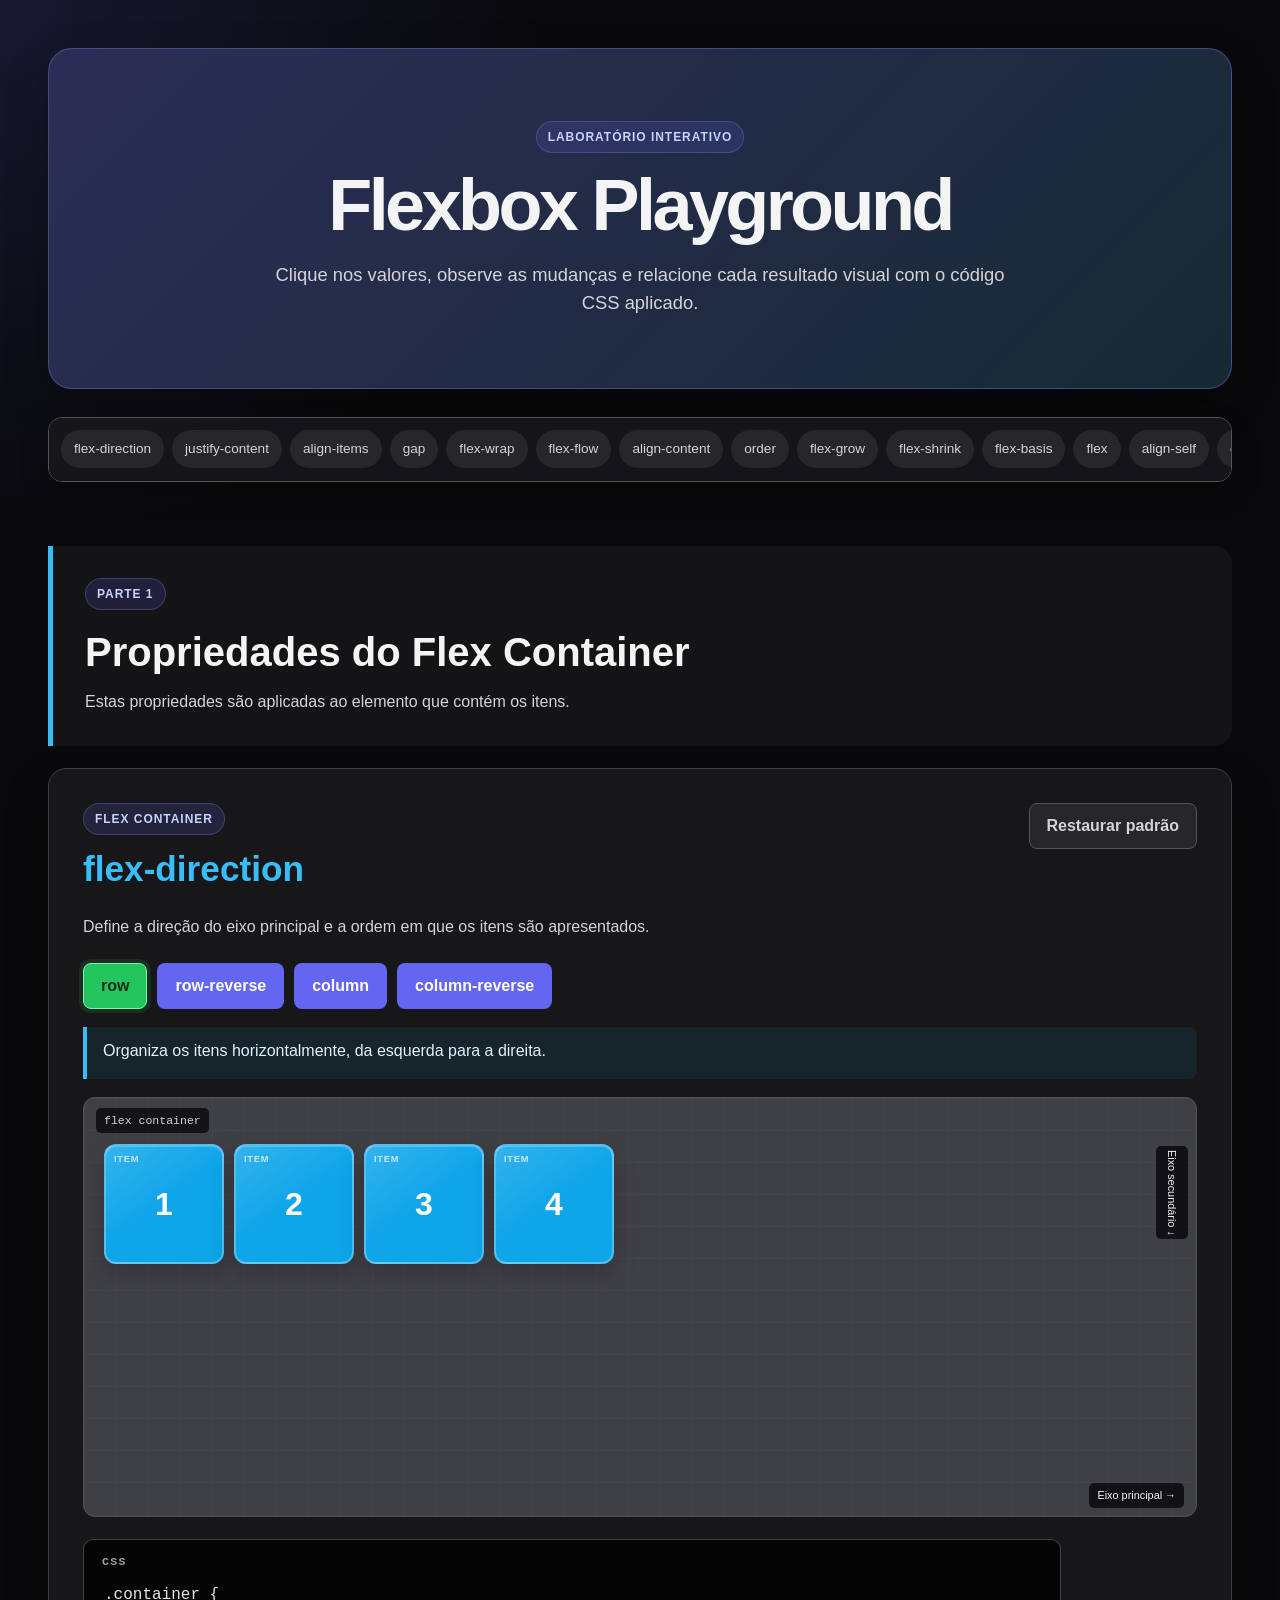
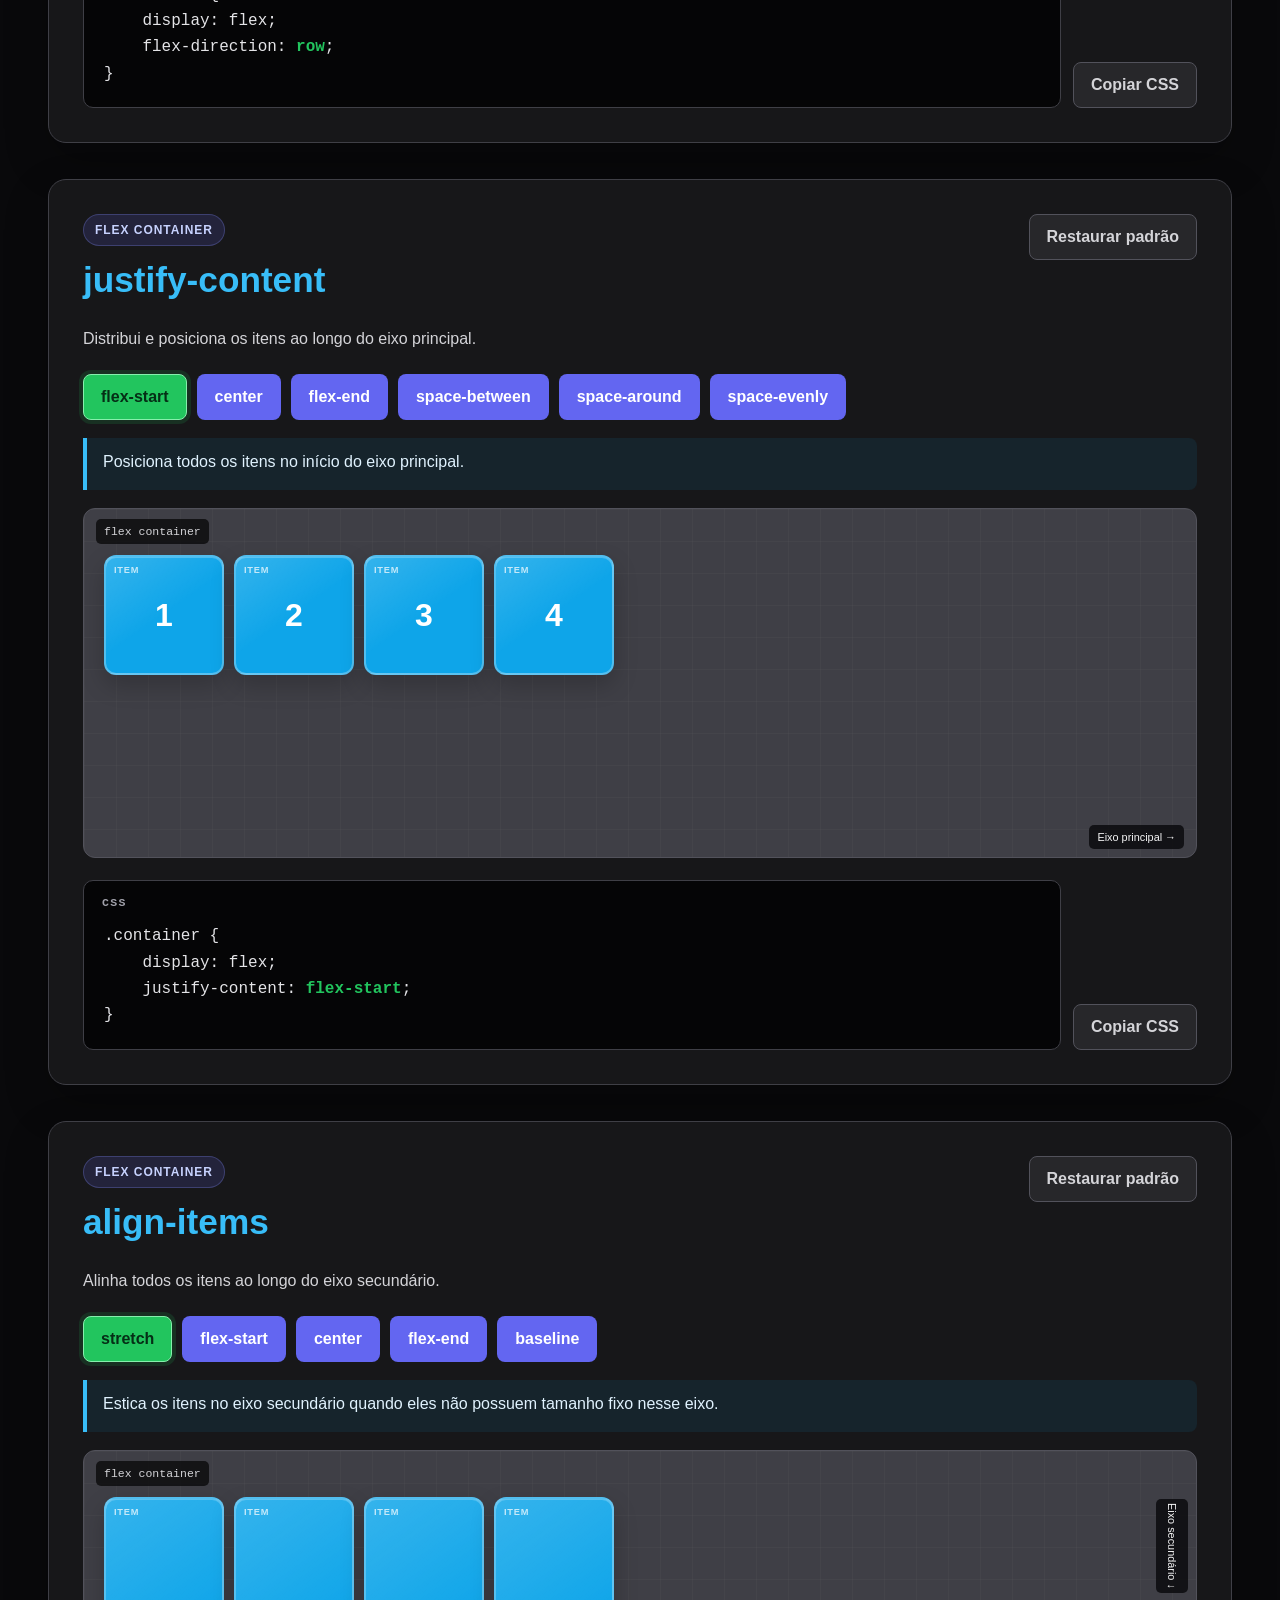
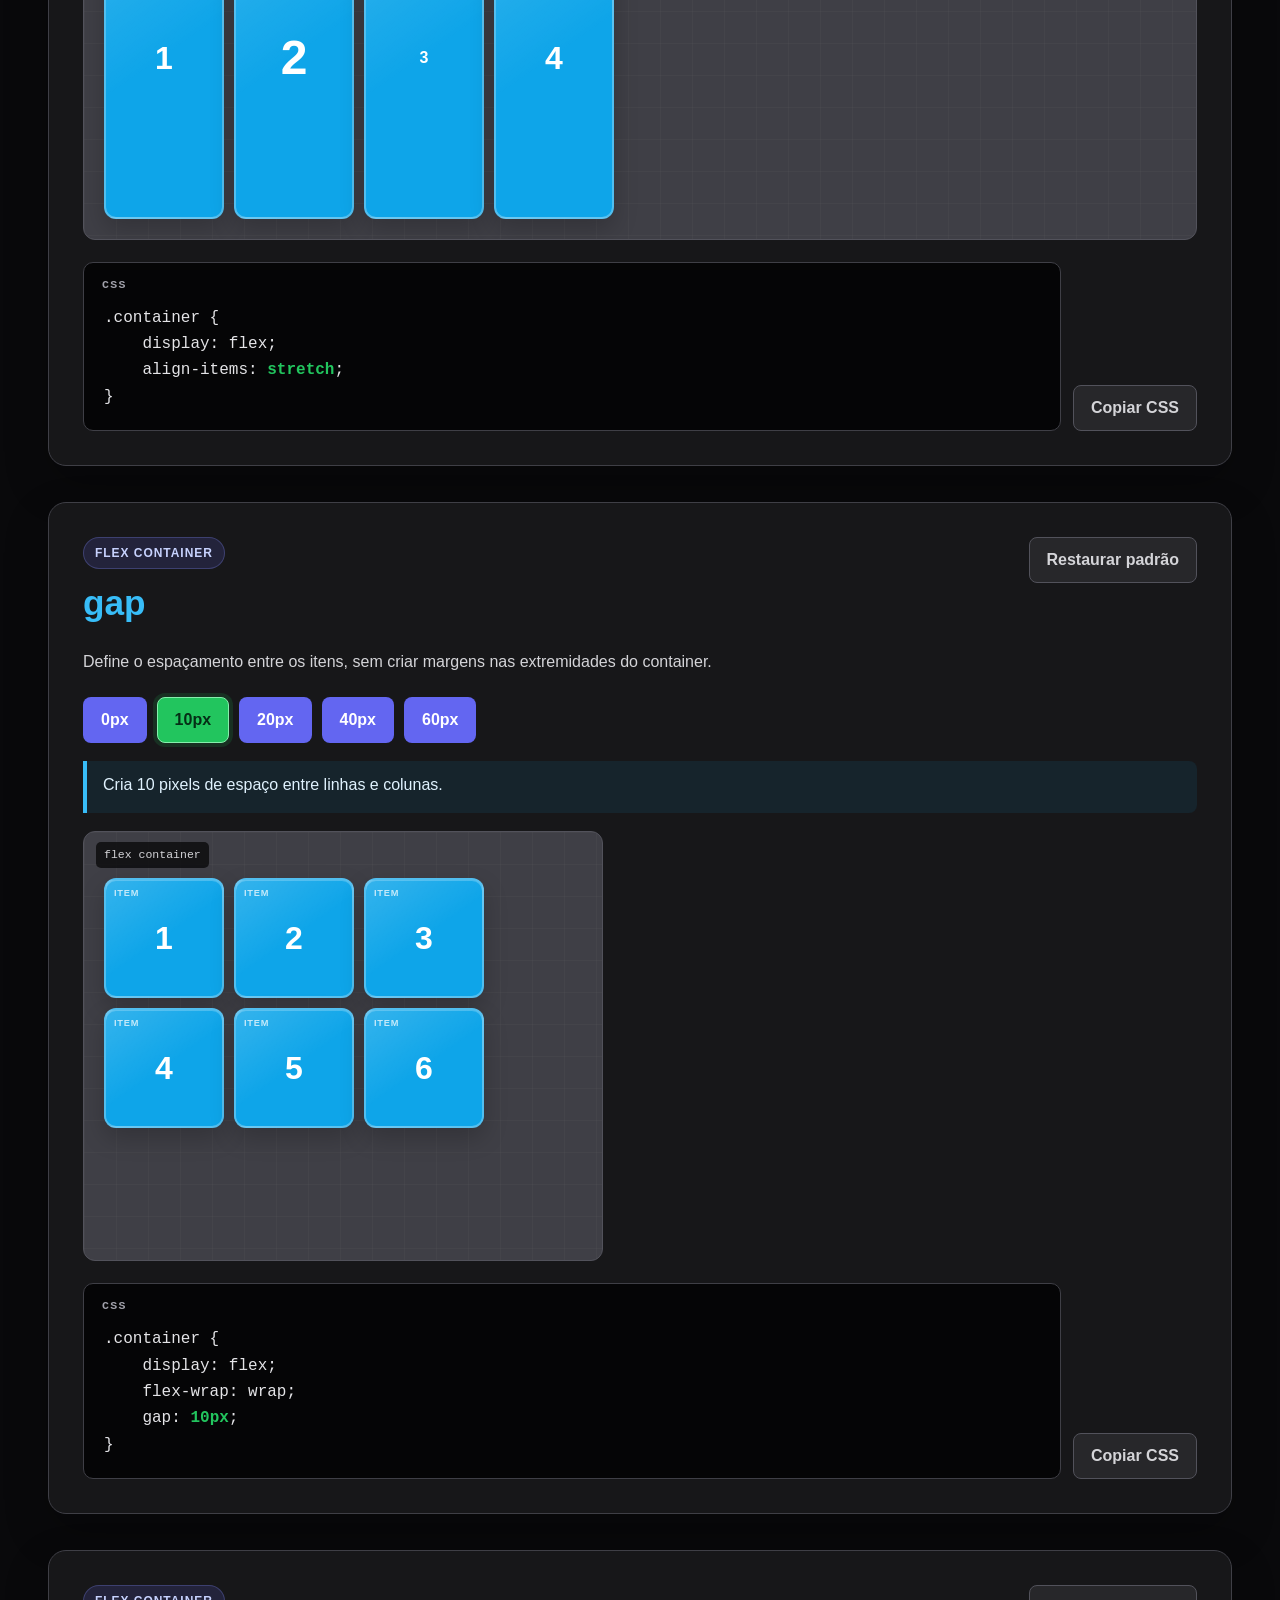
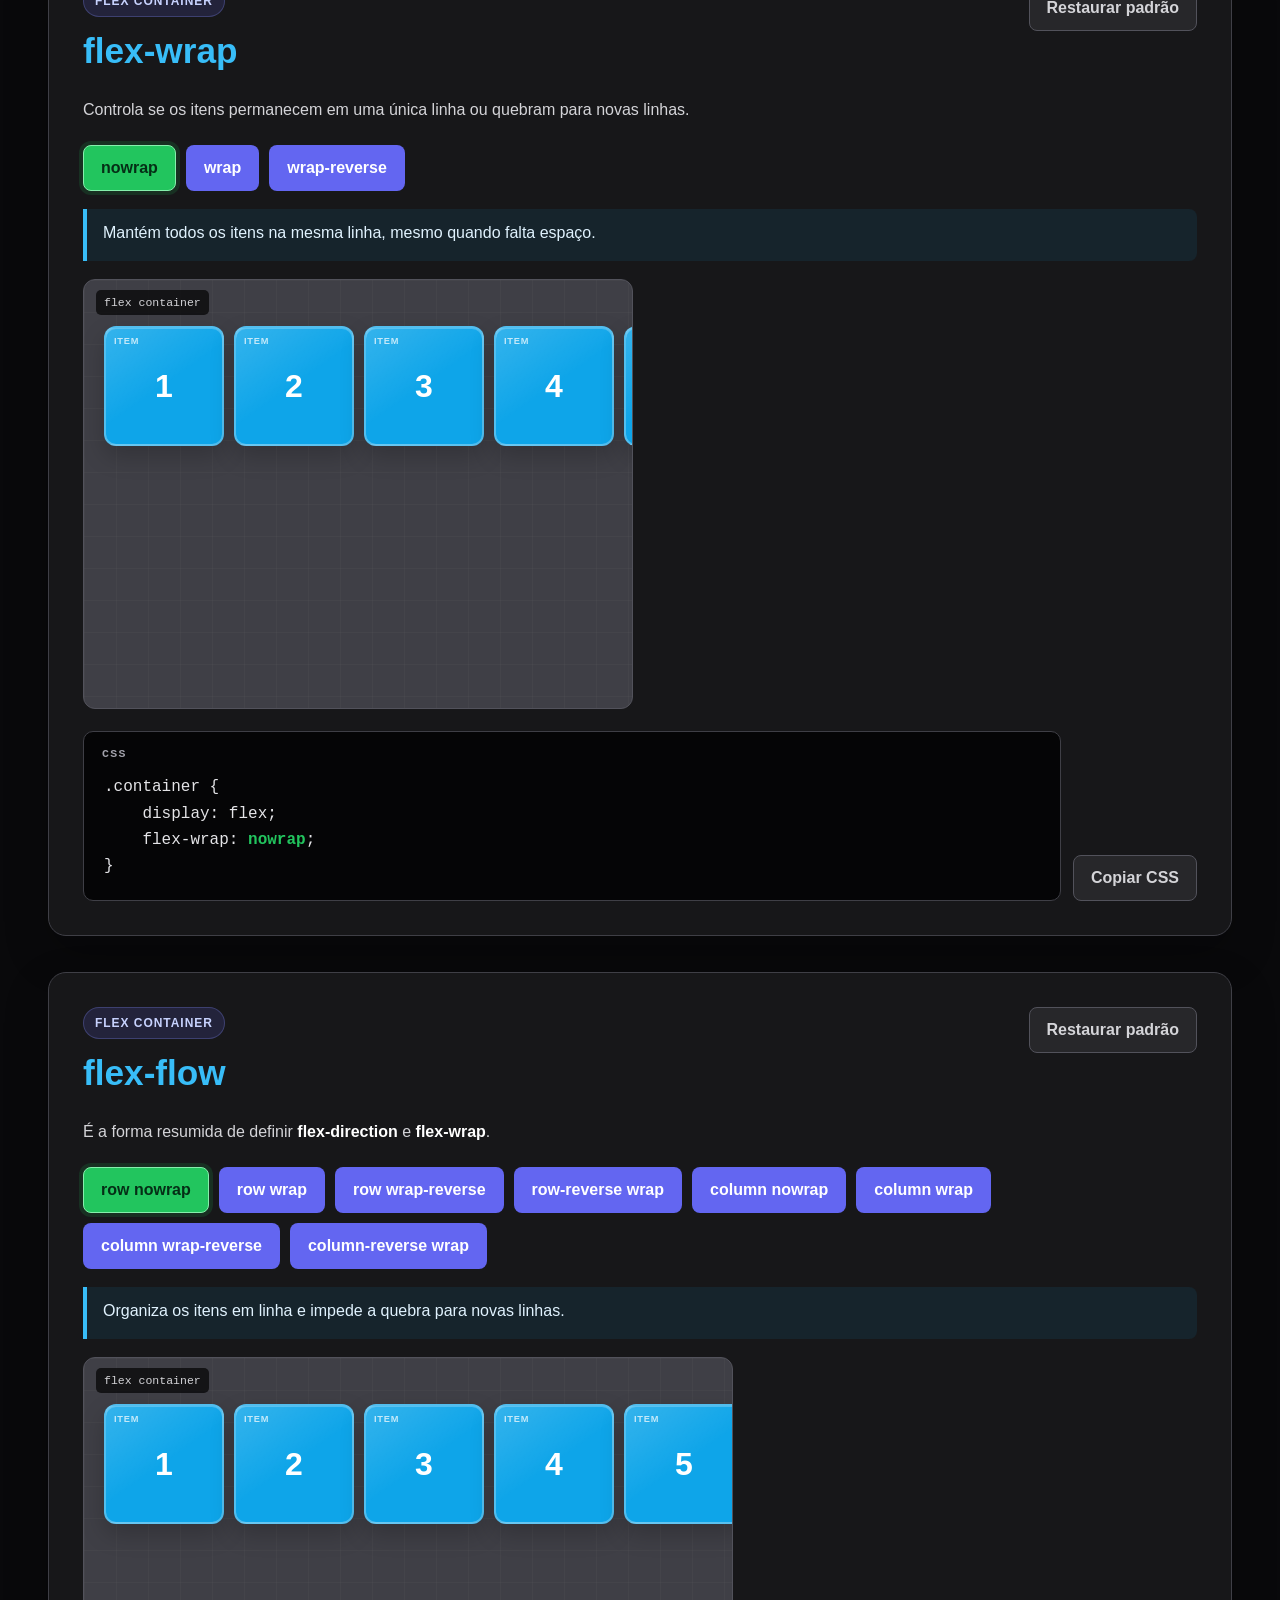
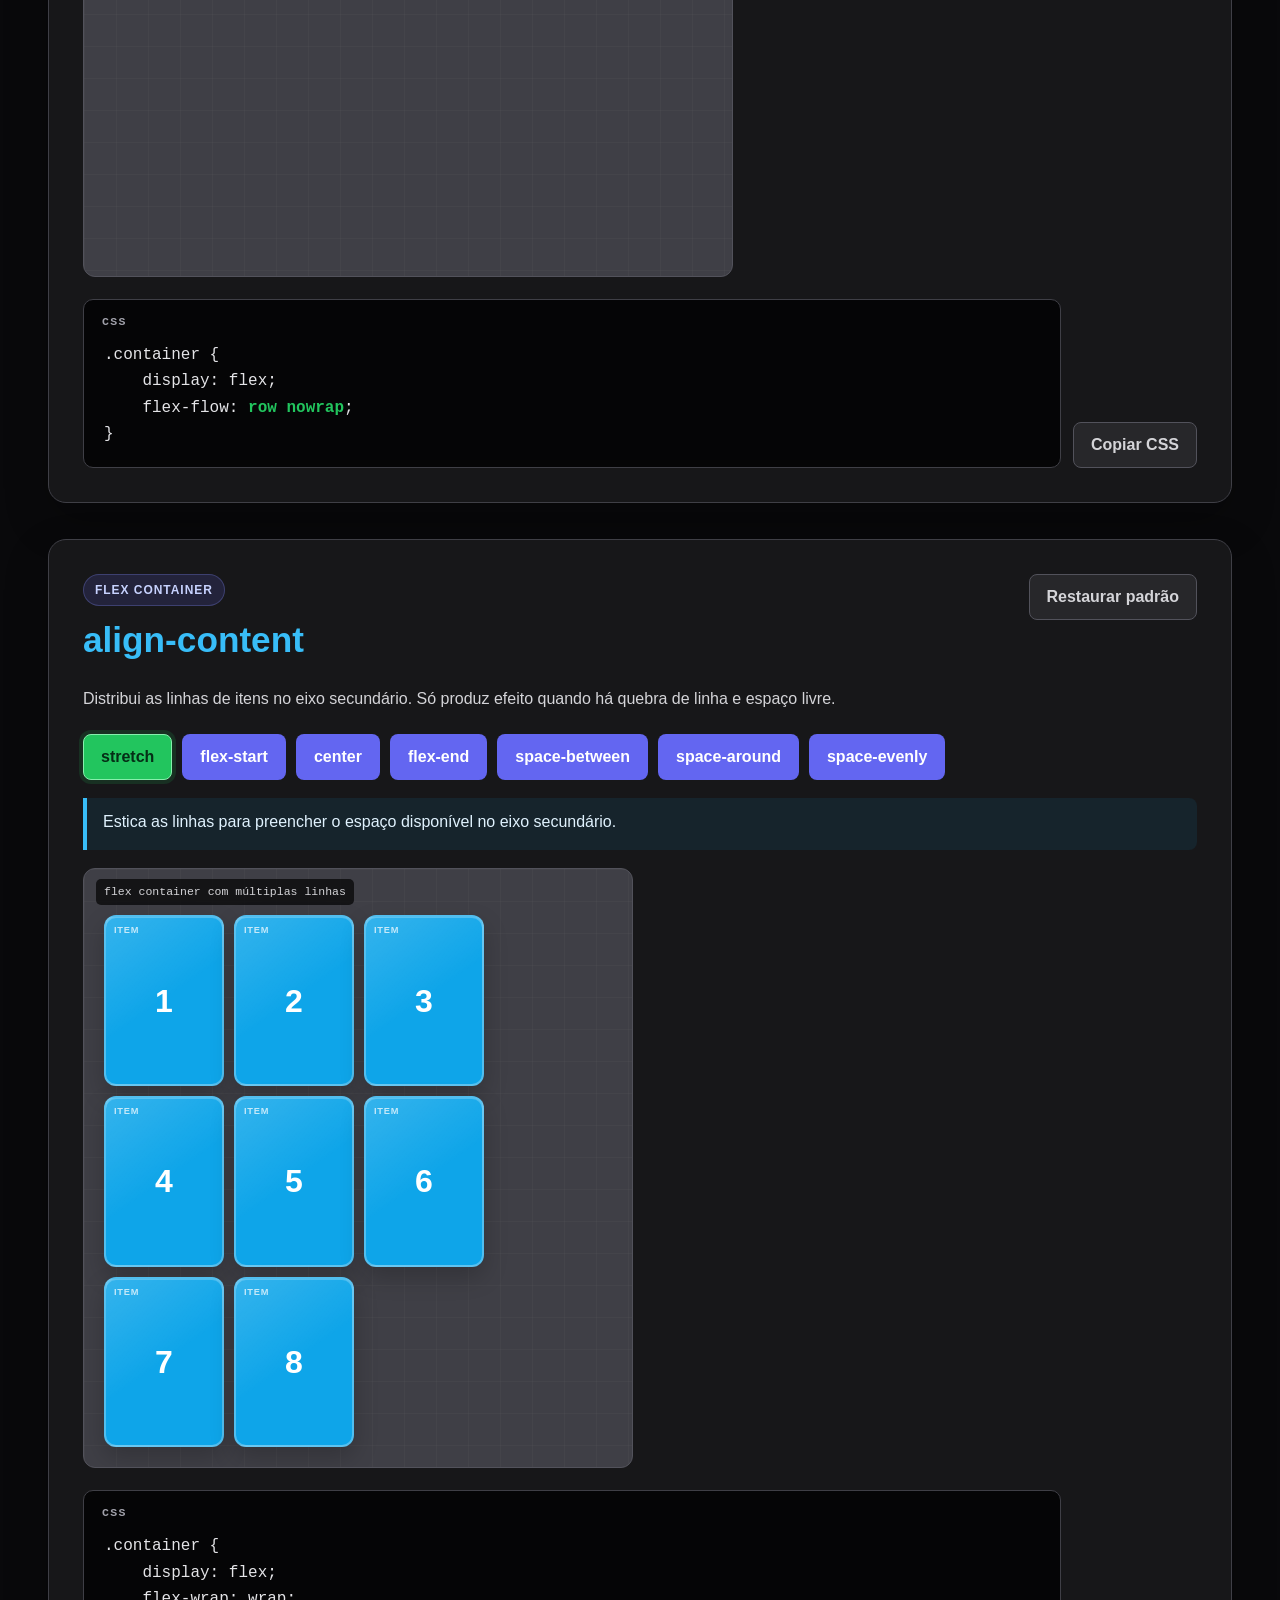
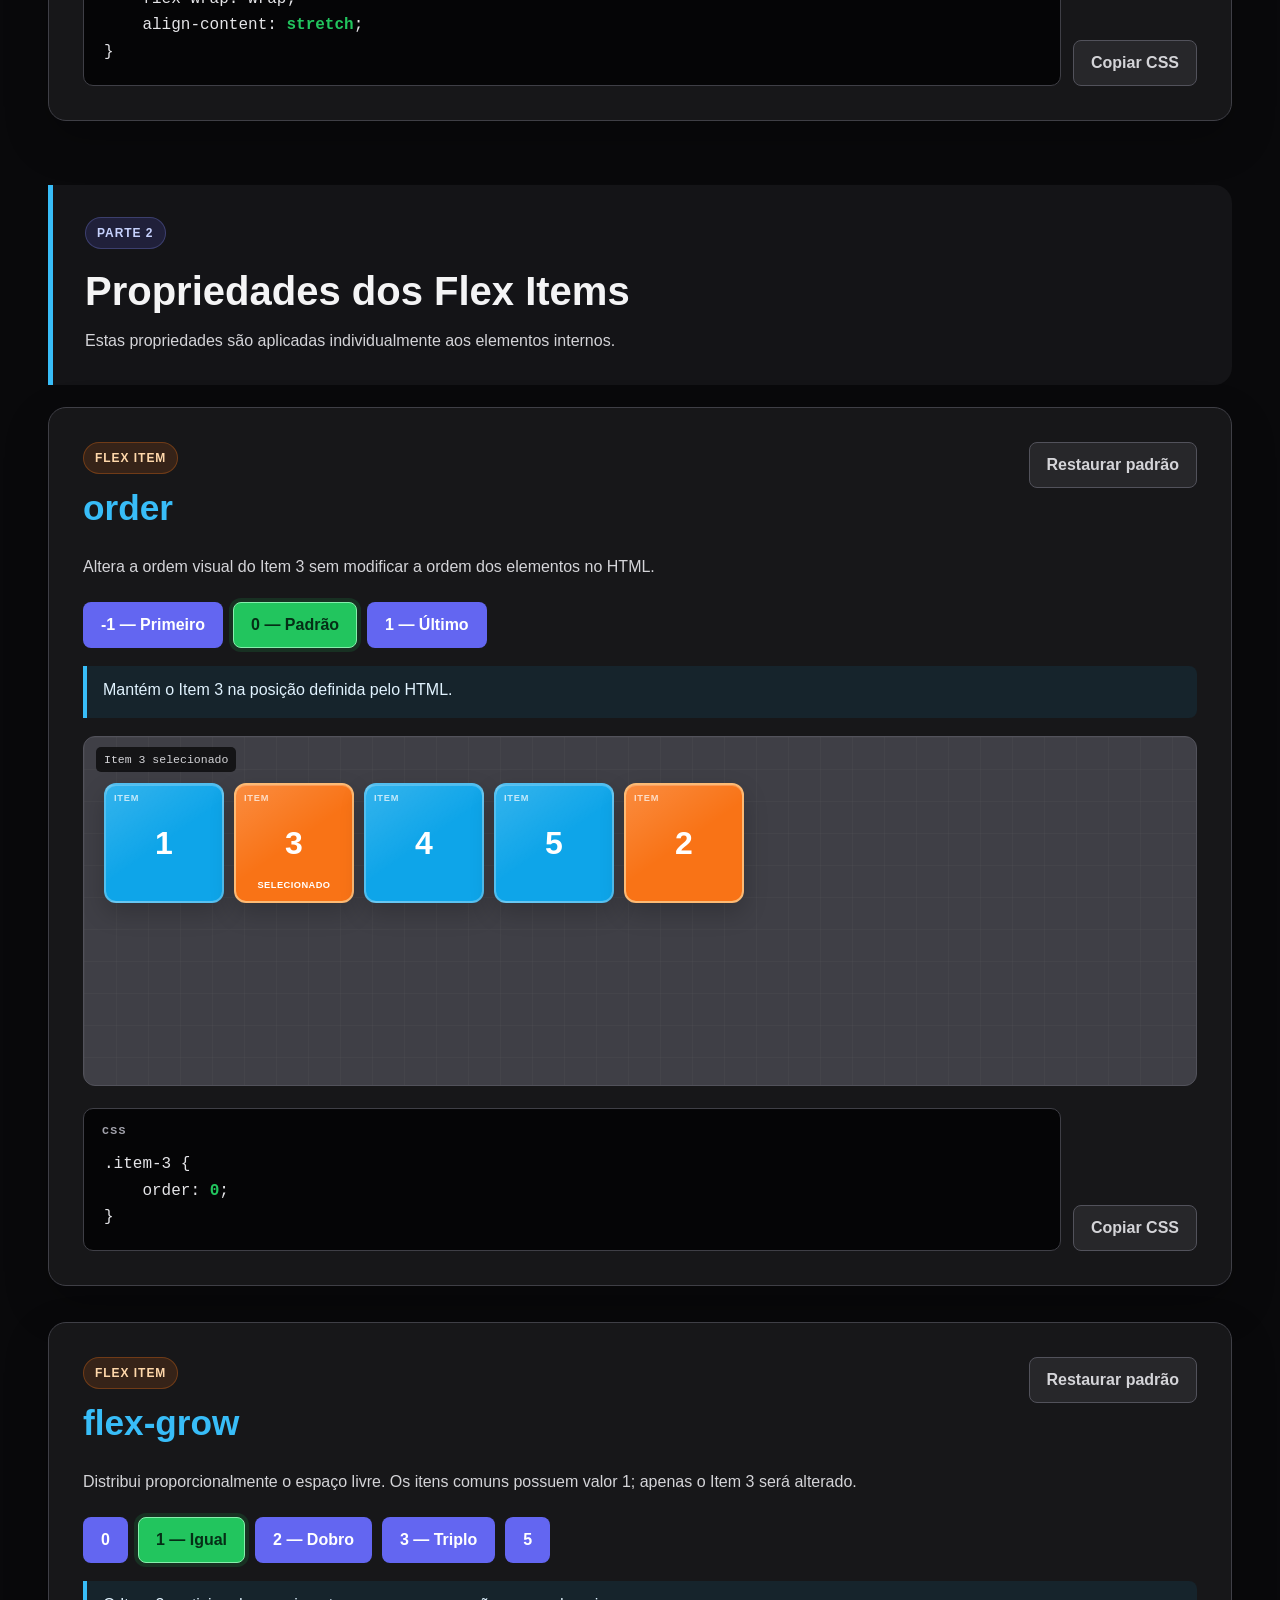
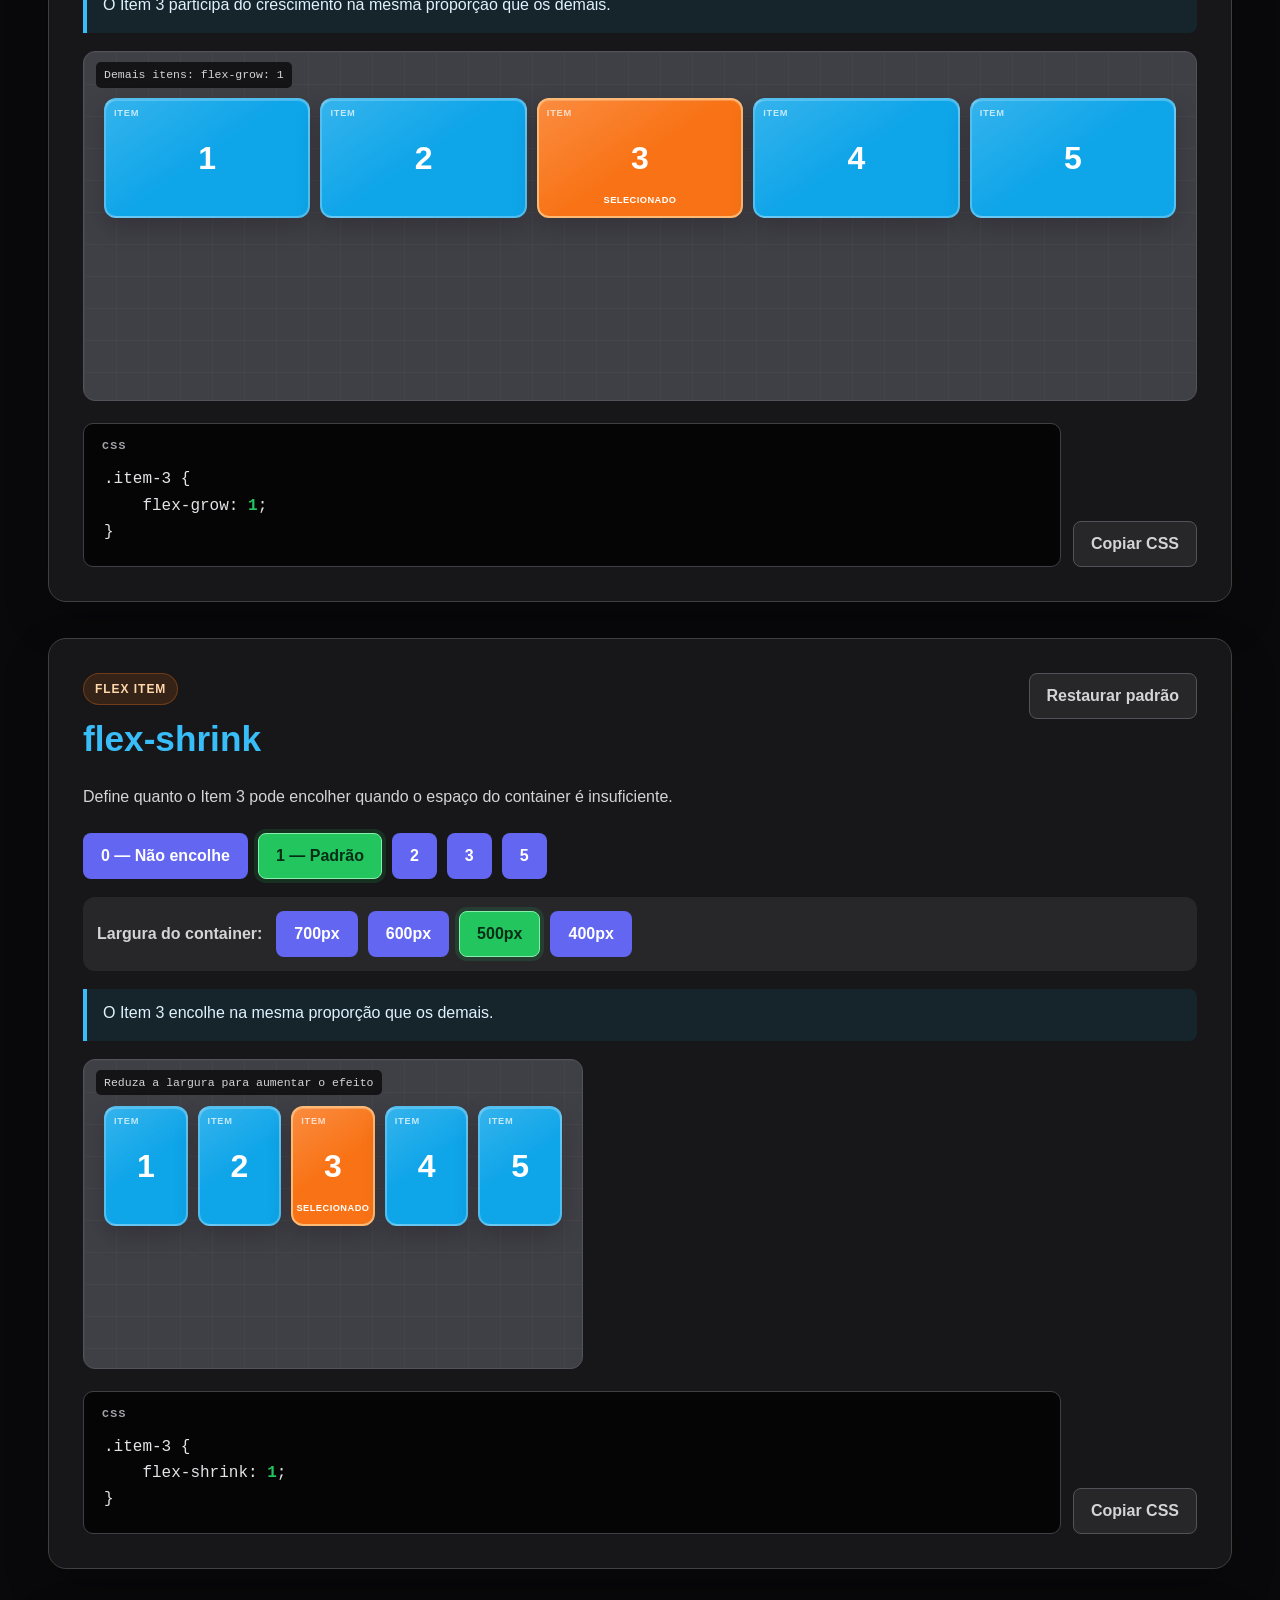
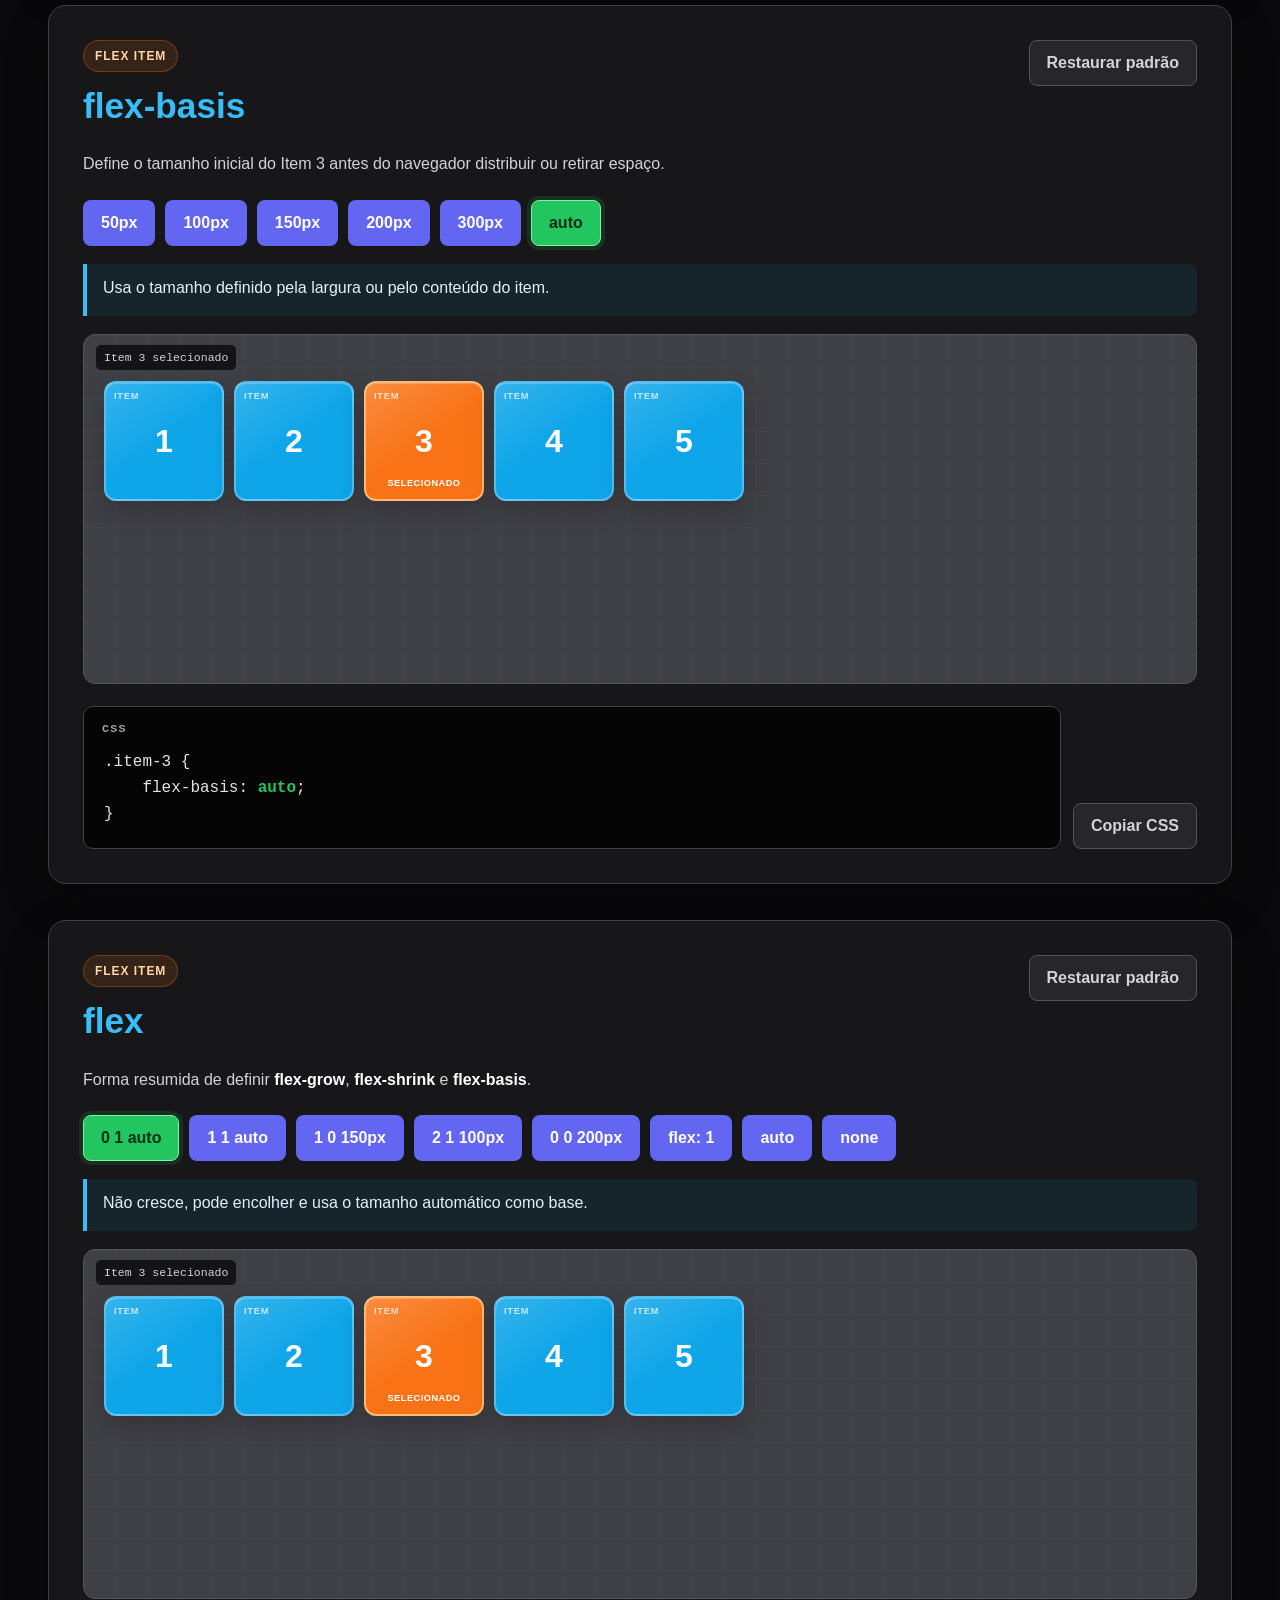
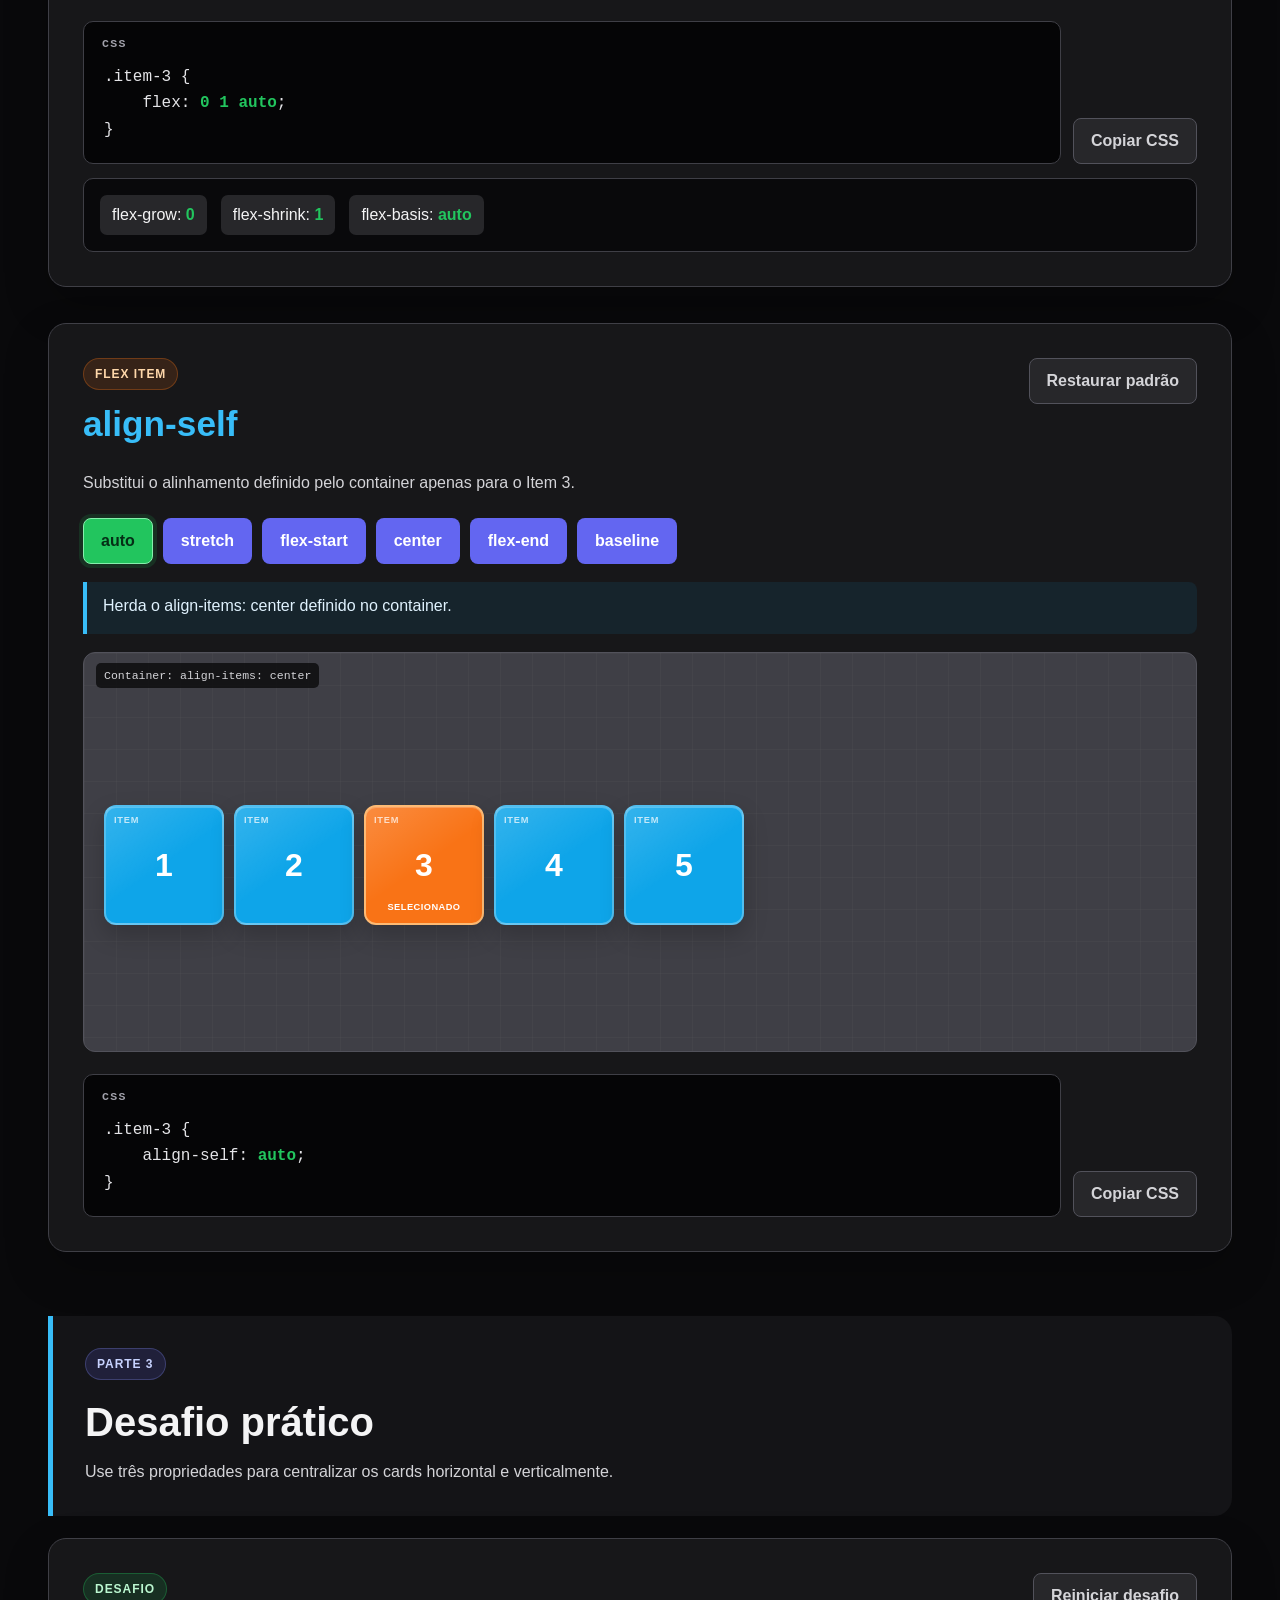
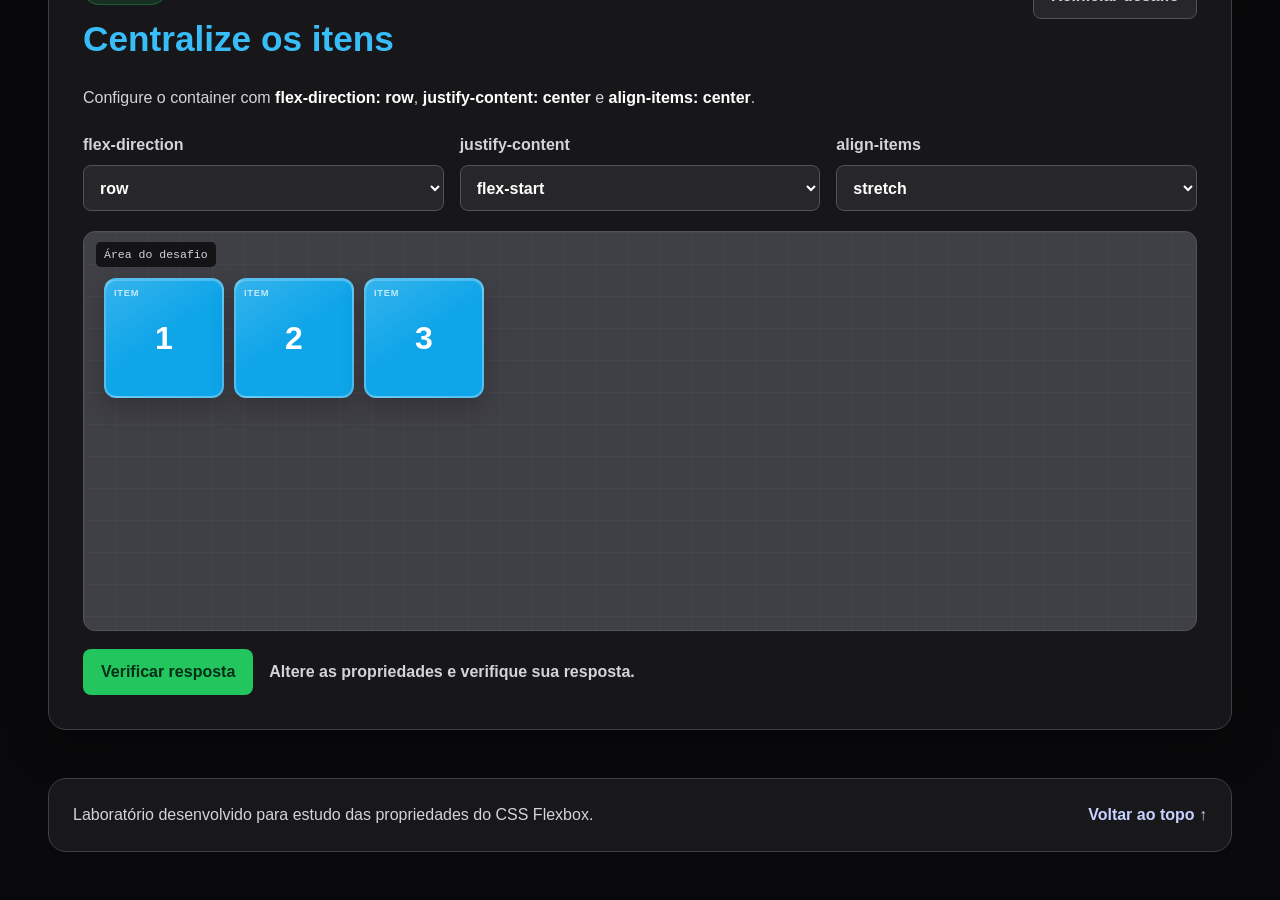
<file: flexbox/index.html>
<!-- Define que o documento utiliza HTML5. Deve ser a primeira declaração do arquivo. -->
<!DOCTYPE html>
<!-- A tag html envolve toda a página. lang="pt-BR" informa o idioma para navegadores e leitores de tela. -->
<html lang="pt-BR">
 
<!-- O head guarda configurações e informações que não aparecem diretamente no conteúdo visual. -->
<head>
    <!-- Permite utilizar acentos, cedilha e outros caracteres especiais corretamente. -->
    <meta charset="UTF-8">
    <!-- Faz o layout respeitar a largura real de celulares, tablets e computadores. -->
    <meta name="viewport" content="width=device-width, initial-scale=1.0">
    <!-- Descrição usada por mecanismos de busca e no compartilhamento do link. -->
    <meta name="description" content="Laboratório interativo para aprender e praticar as principais propriedades do CSS Flexbox.">
    <!-- Texto exibido na aba do navegador. -->
    <title>Laboratório Flexbox</title>
    <!-- Conecta o HTML ao arquivo CSS responsável pela aparência da página. -->
    <link rel="stylesheet" href="style/style.css">
</head>
 
<!-- O body contém todo o conteúdo visível da página. -->
<body>
 
    <!-- ===================================================
         CABEÇALHO PRINCIPAL
         Apresenta o nome e a proposta do laboratório.
    =================================================== -->
    <header class="page-header">
        <!-- Pequeno rótulo visual acima do título principal. -->
        <span class="page-label">Laboratório interativo</span>
        <!-- h1 é o título principal e deve representar o assunto da página. -->
        <h1>Flexbox Playground</h1>
        <p>
            Clique nos valores, observe as mudanças e relacione cada resultado visual
            com o código CSS aplicado.
        </p>
    </header>
 
    <!-- ===================================================
         NAVEGAÇÃO INTERNA
         Cada link aponta para o id de uma seção da página.
         aria-label descreve o menu para tecnologias assistivas.
    =================================================== -->
    <nav class="property-navigation" aria-label="Navegação das propriedades do Flexbox">
        <a href="#flex-direction">flex-direction</a>
        <a href="#justify-content">justify-content</a>
        <a href="#align-items">align-items</a>
        <a href="#gap">gap</a>
        <a href="#flex-wrap">flex-wrap</a>
        <a href="#flex-flow">flex-flow</a>
        <a href="#align-content">align-content</a>
        <a href="#order">order</a>
        <a href="#flex-grow">flex-grow</a>
        <a href="#flex-shrink">flex-shrink</a>
        <a href="#flex-basis">flex-basis</a>
        <a href="#flex">flex</a>
        <a href="#align-self">align-self</a>
        <a href="#desafio">desafio</a>
    </nav>
 
    <!-- O main reúne o conteúdo principal do laboratório. -->
    <main>
        <!-- ===================================================
             PARTE 1 — PROPRIEDADES DO FLEX CONTAINER
             São aplicadas ao elemento pai, responsável por organizar os itens.
        =================================================== -->
        <header class="group-header">
            <span>Parte 1</span>
            <h2>Propriedades do Flex Container</h2>
            <p>Estas propriedades são aplicadas ao elemento que contém os itens.</p>
        </header>
 
        <!-- ===================================================
             SEÇÃO: flex-direction
             Define a direção do eixo principal e a ordem inicial dos itens.
             O id permite acessar esta seção pelo menu de navegação.
        =================================================== -->
        <section class="demo" id="flex-direction">
            <!-- Agrupa o título da propriedade e o botão que restaura o valor inicial. -->
            <div class="demo-heading">
                <div>
                    <span class="property-type">Flex Container</span>
                    <h2>flex-direction</h2>
                </div>
                <button type="button" class="reset-button" data-reset-section="direction">Restaurar padrão</button>
            </div>
 
            <p class="demo-introduction">
                Define a direção do eixo principal e a ordem em que os itens são apresentados.
            </p>
 
            <!--
                Grupo de botões com os valores da propriedade.
                role="group" e aria-label ajudam leitores de tela.
                data-* guarda o valor que será lido pelo JavaScript.
                aria-pressed informa qual botão está ativo.
            -->
            <div class="buttons" role="group" aria-label="Valores de flex-direction">
                <button type="button" class="active" data-direction="row" aria-pressed="true">row</button>
                <button type="button" data-direction="row-reverse" aria-pressed="false">row-reverse</button>
                <button type="button" data-direction="column" aria-pressed="false">column</button>
                <button type="button" data-direction="column-reverse" aria-pressed="false">column-reverse</button>
            </div>
 
            <!--
                Descrição atualizada pelo JavaScript conforme o botão escolhido.
                aria-live="polite" permite anunciar a mudança para leitores de tela.
            -->
            <p class="property-description direction-description" aria-live="polite">
                Organiza os itens horizontalmente, da esquerda para a direita.
            </p>
 
            <!--
                Área visual da demonstração.
                A classe container recebe display:flex no CSS.
                A segunda classe identifica a propriedade demonstrada.
            -->
            <div class="container direction-container" id="direction-container">
                <span class="container-label">flex container</span>
                <!-- Indicadores dos eixos; o JavaScript atualiza as setas nesta seção. -->
                <span class="axis axis-main direction-main-axis">Eixo principal →</span>
                <span class="axis axis-cross direction-cross-axis">Eixo secundário ↓</span>
                <!-- Cada elemento .item é um Flex Item. Os números facilitam observar ordem e posição. -->
                <div class="item"><span>1</span></div>
                <div class="item"><span>2</span></div>
                <div class="item"><span>3</span></div>
                <div class="item"><span>4</span></div>
            </div>
 
            <!--
                Mostra o CSS correspondente ao valor selecionado.
                pre preserva espaços e quebras de linha; code identifica código-fonte.
                O botão usa data-copy-property e data-copy-target para copiar o resultado.
            -->
            <div class="code-wrapper">
                <pre class="code"><code>.container {
    display: flex;
    flex-direction: <strong class="direction-value" aria-live="polite">row</strong>;
}</code></pre>
                <button type="button" class="copy-button" data-copy-property="flex-direction"
                    data-copy-target=".direction-value">Copiar CSS</button>
            </div>
        </section>
 
        <!-- ===================================================
             SEÇÃO: justify-content
             Distribui os itens ao longo do eixo principal.
             O id permite acessar esta seção pelo menu de navegação.
        =================================================== -->
        <section class="demo" id="justify-content">
            <!-- Agrupa o título da propriedade e o botão que restaura o valor inicial. -->
            <div class="demo-heading">
                <div>
                    <span class="property-type">Flex Container</span>
                    <h2>justify-content</h2>
                </div>
                <button type="button" class="reset-button" data-reset-section="justify">Restaurar padrão</button>
            </div>
 
            <p class="demo-introduction">
                Distribui e posiciona os itens ao longo do eixo principal.
            </p>
 
            <!--
                Grupo de botões com os valores da propriedade.
                role="group" e aria-label ajudam leitores de tela.
                data-* guarda o valor que será lido pelo JavaScript.
                aria-pressed informa qual botão está ativo.
            -->
            <div class="buttons" role="group" aria-label="Valores de justify-content">
                <button type="button" class="active" data-justify="flex-start" aria-pressed="true">flex-start</button>
                <button type="button" data-justify="center" aria-pressed="false">center</button>
                <button type="button" data-justify="flex-end" aria-pressed="false">flex-end</button>
                <button type="button" data-justify="space-between" aria-pressed="false">space-between</button>
                <button type="button" data-justify="space-around" aria-pressed="false">space-around</button>
                <button type="button" data-justify="space-evenly" aria-pressed="false">space-evenly</button>
            </div>
 
            <!--
                Descrição atualizada pelo JavaScript conforme o botão escolhido.
                aria-live="polite" permite anunciar a mudança para leitores de tela.
            -->
            <p class="property-description justify-description" aria-live="polite">
                Posiciona todos os itens no início do eixo principal.
            </p>
 
            <!--
                Área visual da demonstração.
                A classe container recebe display:flex no CSS.
                A segunda classe identifica a propriedade demonstrada.
            -->
            <div class="container justify-container">
                <span class="container-label">flex container</span>
                <span class="axis axis-main">Eixo principal →</span>
                <div class="item"><span>1</span></div>
                <div class="item"><span>2</span></div>
                <div class="item"><span>3</span></div>
                <div class="item"><span>4</span></div>
            </div>
 
            <!--
                Mostra o CSS correspondente ao valor selecionado.
                pre preserva espaços e quebras de linha; code identifica código-fonte.
                O botão usa data-copy-property e data-copy-target para copiar o resultado.
            -->
            <div class="code-wrapper">
                <pre class="code"><code>.container {
    display: flex;
    justify-content: <strong class="justify-value" aria-live="polite">flex-start</strong>;
}</code></pre>
                <button type="button" class="copy-button" data-copy-property="justify-content"
                    data-copy-target=".justify-value">Copiar CSS</button>
            </div>
        </section>
 
        <!-- ===================================================
             SEÇÃO: align-items
             Alinha todos os itens no eixo secundário.
             O id permite acessar esta seção pelo menu de navegação.
        =================================================== -->
        <section class="demo" id="align-items">
            <!-- Agrupa o título da propriedade e o botão que restaura o valor inicial. -->
            <div class="demo-heading">
                <div>
                    <span class="property-type">Flex Container</span>
                    <h2>align-items</h2>
                </div>
                <button type="button" class="reset-button" data-reset-section="align">Restaurar padrão</button>
            </div>
 
            <p class="demo-introduction">
                Alinha todos os itens ao longo do eixo secundário.
            </p>
 
            <!--
                Grupo de botões com os valores da propriedade.
                role="group" e aria-label ajudam leitores de tela.
                data-* guarda o valor que será lido pelo JavaScript.
                aria-pressed informa qual botão está ativo.
            -->
            <div class="buttons" role="group" aria-label="Valores de align-items">
                <button type="button" class="active" data-align="stretch" aria-pressed="true">stretch</button>
                <button type="button" data-align="flex-start" aria-pressed="false">flex-start</button>
                <button type="button" data-align="center" aria-pressed="false">center</button>
                <button type="button" data-align="flex-end" aria-pressed="false">flex-end</button>
                <button type="button" data-align="baseline" aria-pressed="false">baseline</button>
            </div>
 
            <!--
                Descrição atualizada pelo JavaScript conforme o botão escolhido.
                aria-live="polite" permite anunciar a mudança para leitores de tela.
            -->
            <p class="property-description align-description" aria-live="polite">
                Estica os itens no eixo secundário quando eles não possuem tamanho fixo nesse eixo.
            </p>
 
            <!--
                Área visual da demonstração.
                A classe container recebe display:flex no CSS.
                A segunda classe identifica a propriedade demonstrada.
            -->
            <div class="container align-container">
                <span class="container-label">flex container</span>
                <span class="axis axis-cross">Eixo secundário ↓</span>
                <div class="item"><span>1</span></div>
                <div class="item baseline-large"><span>2</span></div>
                <div class="item baseline-small"><span>3</span></div>
                <div class="item"><span>4</span></div>
            </div>
 
            <!--
                Mostra o CSS correspondente ao valor selecionado.
                pre preserva espaços e quebras de linha; code identifica código-fonte.
                O botão usa data-copy-property e data-copy-target para copiar o resultado.
            -->
            <div class="code-wrapper">
                <pre class="code"><code>.container {
    display: flex;
    align-items: <strong class="align-value" aria-live="polite">stretch</strong>;
}</code></pre>
                <button type="button" class="copy-button" data-copy-property="align-items"
                    data-copy-target=".align-value">Copiar CSS</button>
            </div>
        </section>
 
        <!-- ===================================================
             SEÇÃO: gap
             Controla o espaço entre os itens sem usar margens.
             O id permite acessar esta seção pelo menu de navegação.
        =================================================== -->
        <section class="demo" id="gap">
            <!-- Agrupa o título da propriedade e o botão que restaura o valor inicial. -->
            <div class="demo-heading">
                <div>
                    <span class="property-type">Flex Container</span>
                    <h2>gap</h2>
                </div>
                <button type="button" class="reset-button" data-reset-section="gap">Restaurar padrão</button>
            </div>
 
            <p class="demo-introduction">
                Define o espaçamento entre os itens, sem criar margens nas extremidades do container.
            </p>
 
            <!--
                Grupo de botões com os valores da propriedade.
                role="group" e aria-label ajudam leitores de tela.
                data-* guarda o valor que será lido pelo JavaScript.
                aria-pressed informa qual botão está ativo.
            -->
            <div class="buttons" role="group" aria-label="Valores de gap">
                <button type="button" data-gap="0px" aria-pressed="false">0px</button>
                <button type="button" class="active" data-gap="10px" aria-pressed="true">10px</button>
                <button type="button" data-gap="20px" aria-pressed="false">20px</button>
                <button type="button" data-gap="40px" aria-pressed="false">40px</button>
                <button type="button" data-gap="60px" aria-pressed="false">60px</button>
            </div>
 
            <!--
                Descrição atualizada pelo JavaScript conforme o botão escolhido.
                aria-live="polite" permite anunciar a mudança para leitores de tela.
            -->
            <p class="property-description gap-description" aria-live="polite">
                Cria 10 pixels de espaço entre linhas e colunas.
            </p>
 
            <!--
                Área visual da demonstração.
                A classe container recebe display:flex no CSS.
                A segunda classe identifica a propriedade demonstrada.
            -->
            <div class="container gap-container">
                <span class="container-label">flex container</span>
                <div class="item"><span>1</span></div>
                <div class="item"><span>2</span></div>
                <div class="item"><span>3</span></div>
                <div class="item"><span>4</span></div>
                <div class="item"><span>5</span></div>
                <div class="item"><span>6</span></div>
            </div>
 
            <!--
                Mostra o CSS correspondente ao valor selecionado.
                pre preserva espaços e quebras de linha; code identifica código-fonte.
                O botão usa data-copy-property e data-copy-target para copiar o resultado.
            -->
            <div class="code-wrapper">
                <pre class="code"><code>.container {
    display: flex;
    flex-wrap: wrap;
    gap: <strong class="gap-value" aria-live="polite">10px</strong>;
}</code></pre>
                <button type="button" class="copy-button" data-copy-property="gap" data-copy-target=".gap-value">Copiar
                    CSS</button>
            </div>
        </section>
 
        <!-- ===================================================
             SEÇÃO: flex-wrap
             Define se os itens permanecem em uma linha ou quebram para novas linhas.
             O id permite acessar esta seção pelo menu de navegação.
        =================================================== -->
        <section class="demo" id="flex-wrap">
            <!-- Agrupa o título da propriedade e o botão que restaura o valor inicial. -->
            <div class="demo-heading">
                <div>
                    <span class="property-type">Flex Container</span>
                    <h2>flex-wrap</h2>
                </div>
                <button type="button" class="reset-button" data-reset-section="wrap">Restaurar padrão</button>
            </div>
 
            <p class="demo-introduction">
                Controla se os itens permanecem em uma única linha ou quebram para novas linhas.
            </p>
 
            <!--
                Grupo de botões com os valores da propriedade.
                role="group" e aria-label ajudam leitores de tela.
                data-* guarda o valor que será lido pelo JavaScript.
                aria-pressed informa qual botão está ativo.
            -->
            <div class="buttons" role="group" aria-label="Valores de flex-wrap">
                <button type="button" class="active" data-wrap="nowrap" aria-pressed="true">nowrap</button>
                <button type="button" data-wrap="wrap" aria-pressed="false">wrap</button>
                <button type="button" data-wrap="wrap-reverse" aria-pressed="false">wrap-reverse</button>
            </div>
 
            <!--
                Descrição atualizada pelo JavaScript conforme o botão escolhido.
                aria-live="polite" permite anunciar a mudança para leitores de tela.
            -->
            <p class="property-description wrap-description" aria-live="polite">
                Mantém todos os itens na mesma linha, mesmo quando falta espaço.
            </p>
 
            <!--
                Área visual da demonstração.
                A classe container recebe display:flex no CSS.
                A segunda classe identifica a propriedade demonstrada.
            -->
            <div class="container wrap-container">
                <span class="container-label">flex container</span>
                <div class="item"><span>1</span></div>
                <div class="item"><span>2</span></div>
                <div class="item"><span>3</span></div>
                <div class="item"><span>4</span></div>
                <div class="item"><span>5</span></div>
                <div class="item"><span>6</span></div>
                <div class="item"><span>7</span></div>
                <div class="item"><span>8</span></div>
            </div>
 
            <!--
                Mostra o CSS correspondente ao valor selecionado.
                pre preserva espaços e quebras de linha; code identifica código-fonte.
                O botão usa data-copy-property e data-copy-target para copiar o resultado.
            -->
            <div class="code-wrapper">
                <pre class="code"><code>.container {
    display: flex;
    flex-wrap: <strong class="wrap-value" aria-live="polite">nowrap</strong>;
}</code></pre>
                <button type="button" class="copy-button" data-copy-property="flex-wrap"
                    data-copy-target=".wrap-value">Copiar CSS</button>
            </div>
        </section>
 
        <!-- ===================================================
             SEÇÃO: flex-flow
             Combina flex-direction e flex-wrap em uma única propriedade.
             O id permite acessar esta seção pelo menu de navegação.
        =================================================== -->
        <section class="demo" id="flex-flow">
            <!-- Agrupa o título da propriedade e o botão que restaura o valor inicial. -->
            <div class="demo-heading">
                <div>
                    <span class="property-type">Flex Container</span>
                    <h2>flex-flow</h2>
                </div>
                <button type="button" class="reset-button" data-reset-section="flow">Restaurar padrão</button>
            </div>
 
            <p class="demo-introduction">
                É a forma resumida de definir <strong>flex-direction</strong> e
                <strong>flex-wrap</strong>.
            </p>
 
            <!--
                Grupo de botões com os valores da propriedade.
                role="group" e aria-label ajudam leitores de tela.
                data-* guarda o valor que será lido pelo JavaScript.
                aria-pressed informa qual botão está ativo.
            -->
            <div class="buttons" role="group" aria-label="Valores de flex-flow">
                <button type="button" class="active" data-flow="row nowrap" aria-pressed="true">row nowrap</button>
                <button type="button" data-flow="row wrap" aria-pressed="false">row wrap</button>
                <button type="button" data-flow="row wrap-reverse" aria-pressed="false">row wrap-reverse</button>
                <button type="button" data-flow="row-reverse wrap" aria-pressed="false">row-reverse wrap</button>
                <button type="button" data-flow="column nowrap" aria-pressed="false">column nowrap</button>
                <button type="button" data-flow="column wrap" aria-pressed="false">column wrap</button>
                <button type="button" data-flow="column wrap-reverse" aria-pressed="false">column wrap-reverse</button>
                <button type="button" data-flow="column-reverse wrap" aria-pressed="false">column-reverse wrap</button>
            </div>
 
            <!--
                Descrição atualizada pelo JavaScript conforme o botão escolhido.
                aria-live="polite" permite anunciar a mudança para leitores de tela.
            -->
            <p class="property-description flow-description" aria-live="polite">
                Organiza os itens em linha e impede a quebra para novas linhas.
            </p>
 
            <!--
                Área visual da demonstração.
                A classe container recebe display:flex no CSS.
                A segunda classe identifica a propriedade demonstrada.
            -->
            <div class="container flow-container">
                <span class="container-label">flex container</span>
                <div class="item"><span>1</span></div>
                <div class="item"><span>2</span></div>
                <div class="item"><span>3</span></div>
                <div class="item"><span>4</span></div>
                <div class="item"><span>5</span></div>
                <div class="item"><span>6</span></div>
                <div class="item"><span>7</span></div>
                <div class="item"><span>8</span></div>
            </div>
 
            <!--
                Mostra o CSS correspondente ao valor selecionado.
                pre preserva espaços e quebras de linha; code identifica código-fonte.
                O botão usa data-copy-property e data-copy-target para copiar o resultado.
            -->
            <div class="code-wrapper">
                <pre class="code"><code>.container {
    display: flex;
    flex-flow: <strong class="flow-value" aria-live="polite">row nowrap</strong>;
}</code></pre>
                <button type="button" class="copy-button" data-copy-property="flex-flow"
                    data-copy-target=".flow-value">Copiar CSS</button>
            </div>
        </section>
 
        <!-- ===================================================
             SEÇÃO: align-content
             Distribui as linhas no eixo secundário quando existe quebra de linha.
             O id permite acessar esta seção pelo menu de navegação.
        =================================================== -->
        <section class="demo" id="align-content">
            <!-- Agrupa o título da propriedade e o botão que restaura o valor inicial. -->
            <div class="demo-heading">
                <div>
                    <span class="property-type">Flex Container</span>
                    <h2>align-content</h2>
                </div>
                <button type="button" class="reset-button" data-reset-section="alignContent">Restaurar padrão</button>
            </div>
 
            <p class="demo-introduction">
                Distribui as linhas de itens no eixo secundário. Só produz efeito quando há
                quebra de linha e espaço livre.
            </p>
 
            <!--
                Grupo de botões com os valores da propriedade.
                role="group" e aria-label ajudam leitores de tela.
                data-* guarda o valor que será lido pelo JavaScript.
                aria-pressed informa qual botão está ativo.
            -->
            <div class="buttons" role="group" aria-label="Valores de align-content">
                <button type="button" class="active" data-align-content="stretch" aria-pressed="true">stretch</button>
                <button type="button" data-align-content="flex-start" aria-pressed="false">flex-start</button>
                <button type="button" data-align-content="center" aria-pressed="false">center</button>
                <button type="button" data-align-content="flex-end" aria-pressed="false">flex-end</button>
                <button type="button" data-align-content="space-between" aria-pressed="false">space-between</button>
                <button type="button" data-align-content="space-around" aria-pressed="false">space-around</button>
                <button type="button" data-align-content="space-evenly" aria-pressed="false">space-evenly</button>
            </div>
 
            <!--
                Descrição atualizada pelo JavaScript conforme o botão escolhido.
                aria-live="polite" permite anunciar a mudança para leitores de tela.
            -->
            <p class="property-description align-content-description" aria-live="polite">
                Estica as linhas para preencher o espaço disponível no eixo secundário.
            </p>
 
            <!--
                Área visual da demonstração.
                A classe container recebe display:flex no CSS.
                A segunda classe identifica a propriedade demonstrada.
            -->
            <div class="container align-content-container">
                <span class="container-label">flex container com múltiplas linhas</span>
                <div class="item"><span>1</span></div>
                <div class="item"><span>2</span></div>
                <div class="item"><span>3</span></div>
                <div class="item"><span>4</span></div>
                <div class="item"><span>5</span></div>
                <div class="item"><span>6</span></div>
                <div class="item"><span>7</span></div>
                <div class="item"><span>8</span></div>
            </div>
 
            <!--
                Mostra o CSS correspondente ao valor selecionado.
                pre preserva espaços e quebras de linha; code identifica código-fonte.
                O botão usa data-copy-property e data-copy-target para copiar o resultado.
            -->
            <div class="code-wrapper">
                <pre class="code"><code>.container {
    display: flex;
    flex-wrap: wrap;
    align-content: <strong class="align-content-value" aria-live="polite">stretch</strong>;
}</code></pre>
                <button type="button" class="copy-button" data-copy-property="align-content"
                    data-copy-target=".align-content-value">Copiar CSS</button>
            </div>
        </section>
 
        <!-- ===================================================
             PARTE 2 — PROPRIEDADES DOS FLEX ITEMS
             São aplicadas individualmente nos elementos filhos.
        =================================================== -->
        <header class="group-header">
            <span>Parte 2</span>
            <h2>Propriedades dos Flex Items</h2>
            <p>Estas propriedades são aplicadas individualmente aos elementos internos.</p>
        </header>
 
        <!-- ===================================================
             SEÇÃO: order
             Altera a ordem visual de um item sem modificar o HTML.
             O id permite acessar esta seção pelo menu de navegação.
        =================================================== -->
        <section class="demo" id="order">
            <!-- Agrupa o título da propriedade e o botão que restaura o valor inicial. -->
            <div class="demo-heading">
                <div>
                    <span class="property-type item-property">Flex Item</span>
                    <h2>order</h2>
                </div>
                <button type="button" class="reset-button" data-reset-section="order">Restaurar padrão</button>
            </div>
 
            <p class="demo-introduction">
                Altera a ordem visual do Item 3 sem modificar a ordem dos elementos no HTML.
            </p>
 
            <!--
                Grupo de botões com os valores da propriedade.
                role="group" e aria-label ajudam leitores de tela.
                data-* guarda o valor que será lido pelo JavaScript.
                aria-pressed informa qual botão está ativo.
            -->
            <div class="buttons" role="group" aria-label="Valores de order">
                <button type="button" data-order="-1" aria-pressed="false">-1 — Primeiro</button>
                <button type="button" class="active" data-order="0" aria-pressed="true">0 — Padrão</button>
                <button type="button" data-order="1" aria-pressed="false">1 — Último</button>
            </div>
 
            <!--
                Descrição atualizada pelo JavaScript conforme o botão escolhido.
                aria-live="polite" permite anunciar a mudança para leitores de tela.
            -->
            <p class="property-description order-description" aria-live="polite">
                Mantém o Item 3 na posição definida pelo HTML.
            </p>
 
            <!--
                Área visual da demonstração.
                A classe container recebe display:flex no CSS.
                A segunda classe identifica a propriedade demonstrada.
            -->
            <div class="container order-container">
                <span class="container-label">Item 3 selecionado</span>
                <div class="item"><span>1</span></div>
                <!-- Item 2 recebe classes extras para ser destacado e manipulado isoladamente. -->
                <div class="item item-selected item-order-2"><span>2</span></div>
                <!-- Item 3 recebe classes extras para ser destacado e manipulado isoladamente. -->
                <div class="item item-selected item-order"><span>3</span><small>selecionado</small></div>
                <div class="item"><span>4</span></div>
                <div class="item"><span>5</span></div>
            </div>
 
            <!--
                Mostra o CSS correspondente ao valor selecionado.
                pre preserva espaços e quebras de linha; code identifica código-fonte.
                O botão usa data-copy-property e data-copy-target para copiar o resultado.
            -->
            <div class="code-wrapper">
                <pre class="code"><code>.item-3 {
    order: <strong class="order-value" aria-live="polite">0</strong>;
}</code></pre>
                <button type="button" class="copy-button" data-copy-property="order"
                    data-copy-target=".order-value">Copiar CSS</button>
            </div>
        </section>
 
        <!-- ===================================================
             SEÇÃO: flex-grow
             Define quanto um item participa do crescimento no espaço livre.
             O id permite acessar esta seção pelo menu de navegação.
        =================================================== -->
        <section class="demo" id="flex-grow">
            <!-- Agrupa o título da propriedade e o botão que restaura o valor inicial. -->
            <div class="demo-heading">
                <div>
                    <span class="property-type item-property">Flex Item</span>
                    <h2>flex-grow</h2>
                </div>
                <button type="button" class="reset-button" data-reset-section="grow">Restaurar padrão</button>
            </div>
 
            <p class="demo-introduction">
                Distribui proporcionalmente o espaço livre. Os itens comuns possuem valor 1;
                apenas o Item 3 será alterado.
            </p>
 
            <!--
                Grupo de botões com os valores da propriedade.
                role="group" e aria-label ajudam leitores de tela.
                data-* guarda o valor que será lido pelo JavaScript.
                aria-pressed informa qual botão está ativo.
            -->
            <div class="buttons" role="group" aria-label="Valores de flex-grow">
                <button type="button" data-grow="0" aria-pressed="false">0</button>
                <button type="button" class="active" data-grow="1" aria-pressed="true">1 — Igual</button>
                <button type="button" data-grow="2" aria-pressed="false">2 — Dobro</button>
                <button type="button" data-grow="3" aria-pressed="false">3 — Triplo</button>
                <button type="button" data-grow="5" aria-pressed="false">5</button>
            </div>
 
            <!--
                Descrição atualizada pelo JavaScript conforme o botão escolhido.
                aria-live="polite" permite anunciar a mudança para leitores de tela.
            -->
            <p class="property-description grow-description" aria-live="polite">
                O Item 3 participa do crescimento na mesma proporção que os demais.
            </p>

             
            <!--
                Área visual da demonstração.
                A classe container recebe display:flex no CSS.
                A segunda classe identifica a propriedade demonstrada.
            -->
            <div class="container grow-container">
                <span class="container-label">Demais itens: flex-grow: 1</span>
                <div class="item"><span>1</span></div>
                <div class="item"><span>2</span></div>
                <div class="item item-selected item-grow"><span>3</span><small>selecionado</small></div>
                <div class="item"><span>4</span></div>
                <div class="item"><span>5</span></div>
            </div>
 
            <!--
                Mostra o CSS correspondente ao valor selecionado.
                pre preserva espaços e quebras de linha; code identifica código-fonte.
                O botão usa data-copy-property e data-copy-target para copiar o resultado.
            -->
            <div class="code-wrapper">
                <pre class="code"><code>.item-3 {
    flex-grow: <strong class="grow-value" aria-live="polite">1</strong>;
}</code></pre>
                <button type="button" class="copy-button" data-copy-property="flex-grow"
                    data-copy-target=".grow-value">Copiar CSS</button>
            </div>
        </section>
 
        <!-- ===================================================
             SEÇÃO: flex-shrink
             Define quanto um item pode encolher quando falta espaço.
             O id permite acessar esta seção pelo menu de navegação.
        =================================================== -->
        <section class="demo" id="flex-shrink">
            <!-- Agrupa o título da propriedade e o botão que restaura o valor inicial. -->
            <div class="demo-heading">
                <div>
                    <span class="property-type item-property">Flex Item</span>
                    <h2>flex-shrink</h2>
                </div>
                <button type="button" class="reset-button" data-reset-section="shrink">Restaurar padrão</button>
            </div>
 
            <p class="demo-introduction">
                Define quanto o Item 3 pode encolher quando o espaço do container é insuficiente.
            </p>
 
            <!--
                Grupo de botões com os valores da propriedade.
                role="group" e aria-label ajudam leitores de tela.
                data-* guarda o valor que será lido pelo JavaScript.
                aria-pressed informa qual botão está ativo.
            -->
            <div class="buttons" role="group" aria-label="Valores de flex-shrink">
                <button type="button" data-shrink="0" aria-pressed="false">0 — Não encolhe</button>
                <button type="button" class="active" data-shrink="1" aria-pressed="true">1 — Padrão</button>
                <button type="button" data-shrink="2" aria-pressed="false">2</button>
                <button type="button" data-shrink="3" aria-pressed="false">3</button>
                <button type="button" data-shrink="5" aria-pressed="false">5</button>
            </div>
 
            <!-- Controle extra para reduzir a largura e tornar o flex-shrink mais visível. -->
            <div class="size-controls">
                <span>Largura do container:</span>
                <div class="buttons compact-buttons" role="group" aria-label="Largura do container de flex-shrink">
                    <button type="button" data-shrink-width="700px" aria-pressed="false">700px</button>
                    <button type="button" data-shrink-width="600px" aria-pressed="false">600px</button>
                    <button type="button" class="active" data-shrink-width="500px" aria-pressed="true">500px</button>
                    <button type="button" data-shrink-width="400px" aria-pressed="false">400px</button>
                </div>
            </div>
 
            <!--
                Descrição atualizada pelo JavaScript conforme o botão escolhido.
                aria-live="polite" permite anunciar a mudança para leitores de tela.
            -->
            <p class="property-description shrink-description" aria-live="polite">
                O Item 3 encolhe na mesma proporção que os demais.
            </p>
 
            <!--
                Área visual da demonstração.
                A classe container recebe display:flex no CSS.
                A segunda classe identifica a propriedade demonstrada.
            -->
            <div class="container shrink-container">
                <span class="container-label">Reduza a largura para aumentar o efeito</span>
                <div class="item"><span>1</span></div>
                <div class="item"><span>2</span></div>
                <div class="item item-selected item-shrink"><span>3</span><small>selecionado</small></div>
                <div class="item"><span>4</span></div>
                <div class="item"><span>5</span></div>
            </div>
 
            <!--
                Mostra o CSS correspondente ao valor selecionado.
                pre preserva espaços e quebras de linha; code identifica código-fonte.
                O botão usa data-copy-property e data-copy-target para copiar o resultado.
            -->
            <div class="code-wrapper">
                <pre class="code"><code>.item-3 {
    flex-shrink: <strong class="shrink-value" aria-live="polite">1</strong>;
}</code></pre>
                <button type="button" class="copy-button" data-copy-property="flex-shrink"
                    data-copy-target=".shrink-value">Copiar CSS</button>
            </div>
        </section>
 
        <!-- ===================================================
             SEÇÃO: flex-basis
             Define o tamanho inicial considerado pelo algoritmo Flexbox.
             O id permite acessar esta seção pelo menu de navegação.
        =================================================== -->
        <section class="demo" id="flex-basis">
            <!-- Agrupa o título da propriedade e o botão que restaura o valor inicial. -->
            <div class="demo-heading">
                <div>
                    <span class="property-type item-property">Flex Item</span>
                    <h2>flex-basis</h2>
                </div>
                <button type="button" class="reset-button" data-reset-section="basis">Restaurar padrão</button>
            </div>
 
            <p class="demo-introduction">
                Define o tamanho inicial do Item 3 antes do navegador distribuir ou retirar espaço.
            </p>
 
            <!--
                Grupo de botões com os valores da propriedade.
                role="group" e aria-label ajudam leitores de tela.
                data-* guarda o valor que será lido pelo JavaScript.
                aria-pressed informa qual botão está ativo.
            -->
            <div class="buttons" role="group" aria-label="Valores de flex-basis">
                <button type="button" data-basis="50px" aria-pressed="false">50px</button>
                <button type="button" data-basis="100px" aria-pressed="false">100px</button>
                <button type="button" data-basis="150px" aria-pressed="false">150px</button>
                <button type="button" data-basis="200px" aria-pressed="false">200px</button>
                <button type="button" data-basis="300px" aria-pressed="false">300px</button>
                <button type="button" class="active" data-basis="auto" aria-pressed="true">auto</button>
            </div>
 
            <!--
                Descrição atualizada pelo JavaScript conforme o botão escolhido.
                aria-live="polite" permite anunciar a mudança para leitores de tela.
            -->
            <p class="property-description basis-description" aria-live="polite">
                Usa o tamanho definido pela largura ou pelo conteúdo do item.
            </p>
 
            <!--
                Área visual da demonstração.
                A classe container recebe display:flex no CSS.
                A segunda classe identifica a propriedade demonstrada.
            -->
            <div class="container basis-container">
                <span class="container-label">Item 3 selecionado</span>
                <div class="item"><span>1</span></div>
                <div class="item"><span>2</span></div>
                <div class="item item-selected item-basis"><span>3</span><small>selecionado</small></div>
                <div class="item"><span>4</span></div>
                <div class="item"><span>5</span></div>
            </div>
 
            <!--
                Mostra o CSS correspondente ao valor selecionado.
                pre preserva espaços e quebras de linha; code identifica código-fonte.
                O botão usa data-copy-property e data-copy-target para copiar o resultado.
            -->
            <div class="code-wrapper">
                <pre class="code"><code>.item-3 {
    flex-basis: <strong class="basis-value" aria-live="polite">auto</strong>;
}</code></pre>
                <button type="button" class="copy-button" data-copy-property="flex-basis"
                    data-copy-target=".basis-value">Copiar CSS</button>
            </div>
        </section>
 
        <!-- ===================================================
             SEÇÃO: flex
             Resume flex-grow, flex-shrink e flex-basis.
             O id permite acessar esta seção pelo menu de navegação.
        =================================================== -->
        <section class="demo" id="flex">
            <!-- Agrupa o título da propriedade e o botão que restaura o valor inicial. -->
            <div class="demo-heading">
                <div>
                    <span class="property-type item-property">Flex Item</span>
                    <h2>flex</h2>
                </div>
                <button type="button" class="reset-button" data-reset-section="flex">Restaurar padrão</button>
            </div>
 
            <p class="demo-introduction">
                Forma resumida de definir <strong>flex-grow</strong>,
                <strong>flex-shrink</strong> e <strong>flex-basis</strong>.
            </p>
 
            <!--
                Grupo de botões com os valores da propriedade.
                role="group" e aria-label ajudam leitores de tela.
                data-* guarda o valor que será lido pelo JavaScript.
                aria-pressed informa qual botão está ativo.
            -->
            <div class="buttons" role="group" aria-label="Valores da propriedade flex">
                <button type="button" class="active" data-flex="0 1 auto" aria-pressed="true">0 1 auto</button>
                <button type="button" data-flex="1 1 auto" aria-pressed="false">1 1 auto</button>
                <button type="button" data-flex="1 0 150px" aria-pressed="false">1 0 150px</button>
                <button type="button" data-flex="2 1 100px" aria-pressed="false">2 1 100px</button>
                <button type="button" data-flex="0 0 200px" aria-pressed="false">0 0 200px</button>
                <button type="button" data-flex="1" aria-pressed="false">flex: 1</button>
                <button type="button" data-flex="auto" aria-pressed="false">auto</button>
                <button type="button" data-flex="none" aria-pressed="false">none</button>
            </div>
 
            <!--
                Descrição atualizada pelo JavaScript conforme o botão escolhido.
                aria-live="polite" permite anunciar a mudança para leitores de tela.
            -->
            <p class="property-description flex-description" aria-live="polite">
                Não cresce, pode encolher e usa o tamanho automático como base.
            </p>
 
            <!--
                Área visual da demonstração.
                A classe container recebe display:flex no CSS.
                A segunda classe identifica a propriedade demonstrada.
            -->
            <div class="container flex-container">
                <span class="container-label">Item 3 selecionado</span>
                <div class="item"><span>1</span></div>
                <div class="item"><span>2</span></div>
                <div class="item item-selected item-flex"><span>3</span><small>selecionado</small></div>
                <div class="item"><span>4</span></div>
                <div class="item"><span>5</span></div>
            </div>
 
            <!--
                Mostra o CSS correspondente ao valor selecionado.
                pre preserva espaços e quebras de linha; code identifica código-fonte.
                O botão usa data-copy-property e data-copy-target para copiar o resultado.
            -->
            <div class="code-wrapper">
                <pre class="code"><code>.item-3 {
    flex: <strong class="flex-value" aria-live="polite">0 1 auto</strong>;
}</code></pre>
                <button type="button" class="copy-button" data-copy-property="flex"
                    data-copy-target=".flex-value">Copiar CSS</button>
            </div>
 
            <!-- Exibe separadamente os valores calculados de grow, shrink e basis. -->
            <div class="flex-details" aria-live="polite">
                <p>flex-grow: <strong class="flex-grow-value">0</strong></p>
                <p>flex-shrink: <strong class="flex-shrink-value">1</strong></p>
                <p>flex-basis: <strong class="flex-basis-value">auto</strong></p>
            </div>
        </section>
 
        <!-- ===================================================
             SEÇÃO: align-self
             Altera o alinhamento de apenas um item no eixo secundário.
             O id permite acessar esta seção pelo menu de navegação.
        =================================================== -->
        <section class="demo" id="align-self">
            <!-- Agrupa o título da propriedade e o botão que restaura o valor inicial. -->
            <div class="demo-heading">
                <div>
                    <span class="property-type item-property">Flex Item</span>
                    <h2>align-self</h2>
                </div>
                <button type="button" class="reset-button" data-reset-section="alignSelf">Restaurar padrão</button>
            </div>
 
            <p class="demo-introduction">
                Substitui o alinhamento definido pelo container apenas para o Item 3.
            </p>
 
            <!--
                Grupo de botões com os valores da propriedade.
                role="group" e aria-label ajudam leitores de tela.
                data-* guarda o valor que será lido pelo JavaScript.
                aria-pressed informa qual botão está ativo.
            -->
            <div class="buttons" role="group" aria-label="Valores de align-self">
                <button type="button" class="active" data-align-self="auto" aria-pressed="true">auto</button>
                <button type="button" data-align-self="stretch" aria-pressed="false">stretch</button>
                <button type="button" data-align-self="flex-start" aria-pressed="false">flex-start</button>
                <button type="button" data-align-self="center" aria-pressed="false">center</button>
                <button type="button" data-align-self="flex-end" aria-pressed="false">flex-end</button>
                <button type="button" data-align-self="baseline" aria-pressed="false">baseline</button>
            </div>
 
            <!--
                Descrição atualizada pelo JavaScript conforme o botão escolhido.
                aria-live="polite" permite anunciar a mudança para leitores de tela.
            -->
            <p class="property-description align-self-description" aria-live="polite">
                Herda o align-items: center definido no container.
            </p>
            <!--
                Área visual da demonstração.
                A classe container recebe display:flex no CSS.
                A segunda classe identifica a propriedade demonstrada.
            -->
            <div class="container align-self-container">
                <span class="container-label">Container: align-items: center</span>
                <div class="item"><span>1</span></div>
                <div class="item"><span>2</span></div>
                <div class="item item-selected item-align-self"><span>3</span><small>selecionado</small></div>
                <div class="item"><span>4</span></div>
                <div class="item"><span>5</span></div>
            </div>
 
            <!--
                Mostra o CSS correspondente ao valor selecionado.
                pre preserva espaços e quebras de linha; code identifica código-fonte.
                O botão usa data-copy-property e data-copy-target para copiar o resultado.
            -->
            <div class="code-wrapper">
                <pre class="code"><code>.item-3 {
    align-self: <strong class="align-self-value" aria-live="polite">auto</strong>;
}</code></pre>
                <button type="button" class="copy-button" data-copy-property="align-self"
                    data-copy-target=".align-self-value">Copiar CSS</button>
            </div>
        </section>
 
        <!-- ===================================================
             PARTE 3 — DESAFIO PRÁTICO
             Combina propriedades já estudadas em uma atividade final.
        =================================================== -->
        <header class="group-header" id="desafio">
            <span>Parte 3</span>
            <h2>Desafio prático</h2>
            <p>Use três propriedades para centralizar os cards horizontal e verticalmente.</p>
        </header>
 
        <!-- Seção com os campos, a área visual e a verificação do desafio. -->
        <section class="demo challenge-section">
            <!-- Agrupa o título da propriedade e o botão que restaura o valor inicial. -->
            <div class="demo-heading">
                <div>
                    <span class="property-type challenge-label">Desafio</span>
                    <h2>Centralize os itens</h2>
                </div>
                <button type="button" class="reset-button" data-reset-section="challenge">Reiniciar desafio</button>
            </div>
 
            <p class="demo-introduction">
                Configure o container com <strong>flex-direction: row</strong>,
                <strong>justify-content: center</strong> e
                <strong>align-items: center</strong>.
            </p>
 
            <!-- Cada select permite escolher um valor que será aplicado pelo JavaScript. -->
            <div class="challenge-controls">
                <!-- label associa o nome da propriedade ao campo de seleção. -->
                <label>
                    flex-direction
                    <select class="challenge-direction">
                        <option value="row">row</option>
                        <option value="row-reverse">row-reverse</option>
                        <option value="column">column</option>
                        <option value="column-reverse">column-reverse</option>
                    </select>
                </label>
 
                <label>
                    justify-content
                    <select class="challenge-justify">
                        <option value="flex-start">flex-start</option>
                        <option value="center">center</option>
                        <option value="flex-end">flex-end</option>
                        <option value="space-between">space-between</option>
                    </select>
                </label>
 
                <label>
                    align-items
                    <select class="challenge-align">
                        <option value="stretch">stretch</option>
                        <option value="flex-start">flex-start</option>
                        <option value="center">center</option>
                        <option value="flex-end">flex-end</option>
                    </select>
                </label>
            </div>
 
            <!--
                Área visual da demonstração.
                A classe container recebe display:flex no CSS.
                A segunda classe identifica a propriedade demonstrada.
            -->
            <div class="container challenge-container">
                <span class="container-label">Área do desafio</span>
                <div class="item"><span>1</span></div>
                <div class="item"><span>2</span></div>
                <div class="item"><span>3</span></div>
            </div>
 
            <!-- Área com o botão de verificação e a mensagem de resposta do desafio. -->
            <div class="challenge-actions">
                <button type="button" class="check-button">Verificar resposta</button>
                <p class="challenge-feedback" aria-live="polite">
                    Altere as propriedades e verifique sua resposta.
                </p>
            </div>
        </section>
    </main>
 
    <!-- Rodapé com informação final e link de retorno ao topo. -->
    <footer class="page-footer">
        <p>Laboratório desenvolvido para estudo das propriedades do CSS Flexbox.</p>
        <a href="#top" class="back-to-top">Voltar ao topo ↑</a>
    </footer>
 
    <!--
        Conecta o JavaScript ao HTML.
        Está no final do body para que os elementos já existam quando o script for executado.
    -->
    <script src="js/script.js"></script>
</body>
 
</html>
</file>
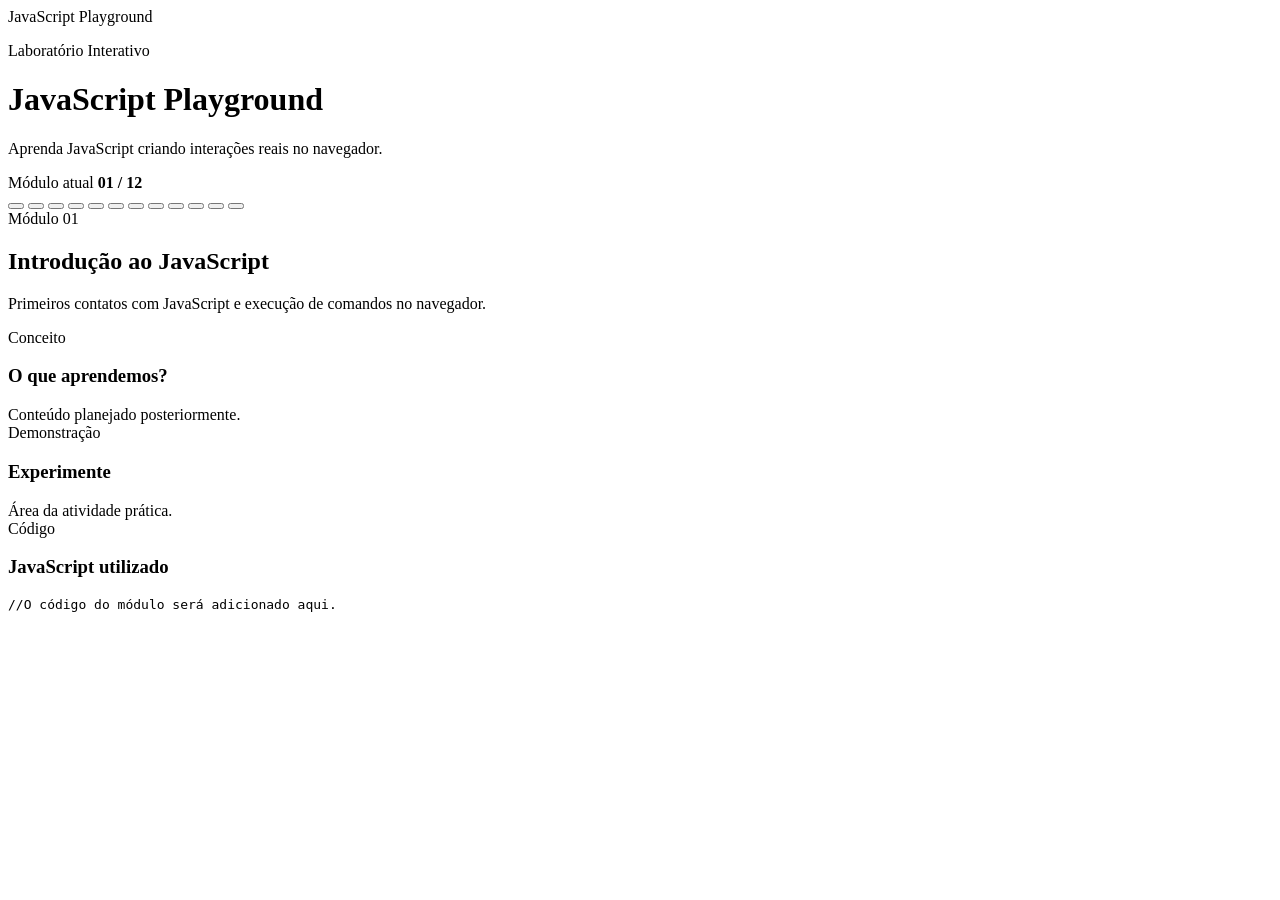
<file: javascript_playground/index.html>
<!DOCTYPE html>

<html lang="pt-BR">

<head>
    <meta charset="UTF-8">
    <meta name="viewport" content="width=device-width, initial-scale=1.0">
    <meta name="description" content="Laboratório interativo para aprendizagem progressiva de JavaScript."
    <title>JavaScript Playground</title>
</head>

<body>

    <!-- =========================================================
        CABEÇALHO DO PROJETO
    ========================================================= -->
    <header class="site-header">
        <div>
            <div>
                <p class="eyebrown">Laboratório Interativo</p>
                <h1>JavaScript Playground</h1>
                <p class="header-description">
                    Aprenda JavaScript criando interações reais no navegador.
                </p>
            </div>
            <div class="progress-card" aria-label="Progresso no Laboratório">
                <span class="progress-label">Módulo atual</span>
                <strong id="current-module-label">01 / 12</strong>
            </div>
        </div>
    </header>

    <!-- =========================================================
        NAVEGAÇÃO ENTRE OS MÓDULOS
    ========================================================= -->
    <nav class="module-navigation" aria-label="Navegação dos módulos">
        <div class="container">
            <div class="module-navigation-list">
                <button class="module-nav-button active" data-module-target="module-01"
                    01 Introdução>
                </button>

                <button class="module-nav-button" data-module-target="module-02"
                    02 Eventos>
                </button>

                <button class="module-nav-button" data-module-target="module-03"
                    03 DOM>
                </button>

                <button class="module-nav-button" data-module-target="module-04"
                    04 Conteúdos>
                </button>

                <button class="module-nav-button" data-module-target="module-05"
                    05 Estilos>
                </button>

                <button class="module-nav-button" data-module-target="module-06"
                    06 Variáveis>
                </button>

                <button class="module-nav-button" data-module-target="module-07"
                    07 Entradas>
                </button>

                <button class="module-nav-button" data-module-target="module-08"
                    08 Decisões>
                </button>

                <button class="module-nav-button" data-module-target="module-09"
                    09 Funções>
                </button>

                <button class="module-nav-button" data-module-target="module-10"
                    10 DOM Dinãmico>
                </button>

                <button class="module-nav-button" data-module-target="module-11"
                    11 Animações>
                </button>

                <button class="module-nav-button" data-module-target="module-12"
                    12 Assíncrono>
                </button>
            </div>
        </div>
    </nav>

    <!-- =========================================================
        CONTEÚDO PRINCIPAL
    ========================================================= -->

    <main>

    <!-- =========================================================
        MÓDULO 01
    ========================================================= -->
    <section class="module-section active" id="module-01" data-module-number="01">
        <header class="module-header">
            <span>Módulo 01</span>
            <h2>Introdução ao JavaScript</h2>
            <p>Primeiros contatos com JavaScript e execução de comandos no navegador.</p>
        </header>

        <div class="module-grid">
            <article class="lesson-card">
                <span class="card-label">Conceito</span>
                <h3>O que aprendemos?</h3>
                <div class="placeholder-content">
                    Conteúdo planejado posteriormente.
                </div>
            </article>

            <article class="lesson-card">
                <span class="card-label">Demonstração</span>
                <h3>Experimente</h3>
                <div class="demo-area">
                    Área da atividade prática.
                </div>
            </article>

            <article class="lesson-card code-card">
                <span class="card-label">Código</span>
                <h3>JavaScript utilizado</h3>
                <pre><code>//O código do módulo será adicionado aqui.</code></pre>
            </article>
        </div>
    </section>
    </main> 
</body>
</html>
</file>
<file: flexbox/style/style.css>
/* ==========================================================
   CONFIGURAÇÕES GERAIS
 
   Esta parte prepara o projeto para receber os estilos da página.
 
   Aqui definimos:
   - variáveis reutilizáveis
   - reset de estilos padrão
   - comportamento global
   - acessibilidade de foco
========================================================== */
 
/* ==========================================================
   VARIÁVEIS CSS
 
   O seletor :root representa o nível mais alto do documento.
 
   Criamos variáveis para centralizar cores, sombras e tamanhos.
   Isso evita repetição e facilita futuras alterações no tema.
========================================================== */
 
:root {
    color-scheme: dark;
    --background: #09090b;
    --surface: #18181b;
    --surface-soft: #27272a;
    --surface-highlight: #3f3f46;
    --border: #52525b;
    --text: #f4f4f5;
    --text-muted: #d4d4d8;
    --primary: #6366f1;
    --primary-hover: #818cf8;
    --accent: #38bdf8;
    --success: #22c55e;
    --warning: #f59e0b;
    --danger: #ef4444;
    --item: #0ea5e9;
    --item-selected: #f97316;
    --radius-small: 8px;
    --radius-medium: 12px;
    --radius-large: 18px;
    --shadow: 0 18px 45px rgba(0, 0, 0, 0.24);
}
 
/* ==========================================================
   RESET CSS
 
   Remove margens e espaçamentos padrões aplicados pelos
   navegadores.
 
   box-sizing: border-box faz com que width e height incluam
   padding e border no cálculo do tamanho final.
========================================================== */
 
* {
    margin: 0;
    padding: 0;
    box-sizing: border-box;
}
 
/* ==========================================================
   COMPORTAMENTO DE ROLAGEM
 
   scroll-behavior cria uma navegação suave ao clicar nos links.
 
   scroll-padding-top evita que o título de uma seção fique
   escondido atrás do menu fixo.
========================================================== */
 
html {
    scroll-behavior: smooth;
    scroll-padding-top: 100px;
}
 
/* ==========================================================
   ESTILOS GERAIS DO BODY
 
   O body recebe o visual geral da página.
 
   clamp() cria medidas responsivas com valor mínimo, ideal
   e máximo.
 
   radial-gradient cria o brilho no canto superior esquerdo.
========================================================== */
 
body {
    min-height: 100vh;
    padding: clamp(16px, 4vw, 48px);
    color: var(--text);
    background:
        radial-gradient(circle at top left, rgba(99, 102, 241, 0.16),
        transparent 34rem),
        var(--background);
    font-family: Inter, Arial, Helvetica, sans-serif;
    line-height: 1.5;
}
 
button,
select {
    font: inherit;
}
 
button,
a,
select {
    -webkit-tap-highlight-color: transparent;
}
 
/* ==========================================================
   ACESSIBILIDADE DO FOCO
 
   :focus-visible exibe um contorno quando o usuário navega
   pelo teclado, por exemplo utilizando a tecla TAB.
========================================================== */
 
button:focus-visible,
a:focus-visible,
select:focus-visible {
    outline: 3px solid #facc15;
    outline-offset: 3px;
}
 
/* ==========================================================
   CABEÇALHO E NAVEGAÇÃO
========================================================== */
 
/* ==========================================================
   CABEÇALHO PRINCIPAL
 
   Cria o card de apresentação do laboratório.
 
   O linear-gradient é combinado com a cor da superfície para
   gerar profundidade visual.
========================================================== */
 
.page-header {
    max-width: 1200px;
    margin: 0 auto 28px;
    padding: clamp(28px, 6vw, 72px);
    text-align: center;
    background:
        linear-gradient(135deg, rgba(99, 102, 241, 0.28), rgba(14, 165, 233, 0.12)),
        var(--surface);
    border: 1px solid rgba(129, 140, 248, 0.35);
    border-radius: 24px;
    box-shadow: var(--shadow);
}
 
/* ==========================================================
   RÓTULOS PEQUENOS
 
   Estes seletores compartilham o mesmo estilo para evitar
   repetição de código.
========================================================== */
 
.page-label,
.property-type,
.group-header span {
    display: inline-flex;
    align-items: center;
    width: fit-content;
    padding: 6px 11px;
    color: #c7d2fe;
    background-color: rgba(99, 102, 241, 0.16);
    border: 1px solid rgba(129, 140, 248, 0.28);
    border-radius: 999px;
    font-size: 0.75rem;
    font-weight: 700;
    letter-spacing: 0.08em;
    text-transform: uppercase;
}
 
.page-header h1 {
    margin-top: 16px;
    font-size: clamp(2rem, 7vw, 4.5rem);
    line-height: 1;
    letter-spacing: -0.05em;
}
 
.page-header p {
    max-width: 760px;
    margin: 20px auto 0;
    color: var(--text-muted);
    font-size: clamp(1rem, 2vw, 1.15rem);
}
 
/* ==========================================================
   MENU DE NAVEGAÇÃO
 
   position: sticky mantém o menu visível durante a rolagem.
 
   overflow-x: auto permite rolagem horizontal em telas menores.
 
   backdrop-filter cria o efeito de vidro fosco.
========================================================== */
 
.property-navigation {
    position: sticky;
    top: 12px;
    z-index: 20;
    display: flex;
    gap: 8px;
    flex-wrap: nowrap;
    max-width: 1200px;
    margin: 0 auto 36px;
    padding: 12px;
    overflow-x: auto;
    background-color: rgba(24, 24, 27, 0.9);
    border: 1px solid var(--border);
    border-radius: 14px;
    box-shadow: 0 12px 30px rgba(0, 0, 0, 0.2);
    backdrop-filter: blur(14px);
}
 
/*
   flex: 0 0 auto impede que os links diminuam.
 
   Em telas pequenas, o menu passa a rolar horizontalmente.
*/
 
.property-navigation a {
    flex: 0 0 auto;
    padding: 8px 12px;
    color: var(--text-muted);
    background-color: var(--surface-soft);
    border: 1px solid transparent;
    border-radius: 999px;
    text-decoration: none;
    font-size: 0.85rem;
    transition: 0.2s;
}
 
.property-navigation a:hover {
    color: white;
    background-color: var(--primary);
    border-color: var(--primary-hover);
}
 
/* ==========================================================
   GRUPOS E SEÇÕES
========================================================== */
 
main {
    max-width: 1200px;
    margin: 0 auto;
}
 
/* ==========================================================
   CABEÇALHO DOS GRUPOS
 
   Separa visualmente:
   - propriedades do Flex Container
   - propriedades dos Flex Items
   - desafio final
========================================================== */
 
.group-header {
    margin: 64px 0 22px;
    padding: clamp(20px, 4vw, 32px);
    background-color: rgba(24, 24, 27, 0.76);
    border-left: 5px solid var(--accent);
    border-radius: 0 var(--radius-large) var(--radius-large) 0;
}
 
.group-header h2 {
    margin-top: 12px;
    color: var(--text);
    font-size: clamp(1.6rem, 4vw, 2.5rem);
}
 
.group-header p {
    margin-top: 8px;
    color: var(--text-muted);
}
 
/* ==========================================================
   CARD DE DEMONSTRAÇÃO
 
   Cada propriedade é apresentada dentro de um card separado.
 
   overflow: hidden impede que elementos ultrapassem as bordas.
========================================================== */
 
.demo {
    margin-bottom: 36px;
    padding: clamp(20px, 4vw, 34px);
    overflow: hidden;
    background-color: rgba(24, 24, 27, 0.92);
    border: 1px solid var(--surface-highlight);
    border-radius: var(--radius-large);
    box-shadow: var(--shadow);
}
 
/* ==========================================================
   CABEÇALHO INTERNO DA DEMONSTRAÇÃO
 
   Utiliza Flexbox para separar o título da propriedade e
   o botão de restauração.
========================================================== */
 
.demo-heading {
    display: flex;
    align-items: flex-start;
    justify-content: space-between;
    gap: 20px;
}
 
.demo-heading h2 {
    margin-top: 8px;
    color: var(--accent);
    font-size: clamp(1.55rem, 4vw, 2.2rem);
}
 
.item-property {
    color: #fed7aa;
    background-color: rgba(249, 115, 22, 0.14);
    border-color: rgba(249, 115, 22, 0.3);
}
 
.challenge-label {
    color: #bbf7d0;
    background-color: rgba(34, 197, 94, 0.14);
    border-color: rgba(34, 197, 94, 0.3);
}
 
.demo-introduction {
    max-width: 850px;
    margin: 18px 0 22px;
    color: var(--text-muted);
    line-height: 1.7;
}
 
.demo-introduction strong {
    color: white;
}
 
/* ==========================================================
   DESCRIÇÃO DINÂMICA
 
   Este texto será atualizado pelo JavaScript quando o aluno
   selecionar outro valor da propriedade.
========================================================== */
 
.property-description {
    min-height: 52px;
    margin: 0 0 18px;
    padding: 12px 16px;
    color: #e0f2fe;
    background-color: rgba(14, 165, 233, 0.09);
    border-left: 4px solid var(--accent);
    border-radius: 0 var(--radius-small) var(--radius-small) 0;
}
 
/* ==========================================================
   BOTÕES E CONTROLES
========================================================== */
 
/* Organiza os botões em linha e permite quebra automática. */
 
.buttons {
    display: flex;
    gap: 10px;
    flex-wrap: wrap;
    margin-bottom: 18px;
}
 
/* ==========================================================
   BOTÃO PADRÃO
 
   min-height: 44px cria uma área confortável para clique
   também em dispositivos com tela sensível ao toque.
========================================================== */
 
button {
    min-height: 44px;
    padding: 10px 17px;
    color: white;
    background-color: var(--primary);
    border: 1px solid transparent;
    border-radius: var(--radius-small);
    cursor: pointer;
    font-weight: 700;
    transition:
        transform 0.2s,
        background-color 0.2s,
        border-color 0.2s,
        box-shadow 0.2s;
}
 
button:hover {
    background-color: var(--primary-hover);
    transform: translateY(-1px);
}
 
/* ==========================================================
   BOTÃO ATIVO
 
   A classe active é controlada pelo JavaScript e mostra qual
   valor CSS está selecionado.
========================================================== */
 
button.active {
    color: #052e16;
    background-color: var(--success);
    border-color: #86efac;
    box-shadow: 0 0 0 4px rgba(34, 197, 94, 0.14);
}
 
.reset-button,
.copy-button {
    color: var(--text-muted);
    background-color: var(--surface-soft);
    border-color: var(--border);
    font-weight: 600;
}
 
.reset-button:hover,
.copy-button:hover {
    color: white;
    background-color: var(--surface-highlight);
}
 
/*
   Esta classe é adicionada temporariamente pelo JavaScript
   após o código CSS ser copiado.
*/
 
.copy-button.copy-success {
    color: #052e16;
    background-color: var(--success);
    border-color: #86efac;
}
 
.compact-buttons {
    margin-bottom: 0;
}
 
/* ==========================================================
   CONTROLE DA DEMONSTRAÇÃO flex-shrink
 
   flex-shrink só é percebido quando falta espaço.
 
   Por isso esta área permite alterar a largura do container.
========================================================== */
 
.size-controls {
    display: flex;
    align-items: center;
    gap: 14px;
    flex-wrap: wrap;
    margin-bottom: 18px;
    padding: 14px;
    background-color: var(--surface-soft);
    border-radius: var(--radius-medium);
}
 
.size-controls span {
    color: var(--text-muted);
    font-weight: 700;
}
 
/* ==========================================================
   CONTAINERS E ITENS
========================================================== */
 
/* ==========================================================
   FLEX CONTAINER BASE
 
   Esta é a classe principal do laboratório.
 
   display: flex ativa o Flexbox.
   flex-direction: row define a direção inicial.
   gap cria espaço entre os Flex Items.
 
   position: relative permite posicionar rótulos e indicadores
   dentro do container.
 
   overflow: auto cria rolagem quando necessário.
========================================================== */
 
.container {
    position: relative;
    display: flex;
    flex-direction: row;
    width: 100%;
    min-height: 350px;
    gap: 10px;
    padding: 46px 20px 20px;
    overflow: auto;
    background:
        linear-gradient(rgba(255, 255, 255, 0.025) 1px, transparent 1px),
        linear-gradient(90deg, rgba(255, 255, 255, 0.025) 1px, transparent 1px),
        var(--surface-highlight);
    background-size: 32px 32px;
    border: 1px solid var(--border);
    border-radius: var(--radius-medium);
    transition: 0.35s;
}
 
/* ==========================================================
   RÓTULO DO CONTAINER
 
   position: absolute posiciona o rótulo sobre a área visual.
 
   pointer-events: none impede que ele bloqueie cliques.
========================================================== */
 
.container-label {
    position: absolute;
    top: 10px;
    left: 12px;
    z-index: 5;
    padding: 4px 8px;
    color: #d4d4d8;
    background-color: rgba(9, 9, 11, 0.8);
    border-radius: 5px;
    font-family: Consolas, Monaco, monospace;
    font-size: 0.72rem;
    pointer-events: none;
}
 
/* ==========================================================
   FLEX ITEM BASE
 
   Cada card numerado representa um Flex Item.
 
   O próprio item também usa display: flex para centralizar
   seu conteúdo interno.
 
   flex: 0 1 auto significa:
   - não crescer
   - poder encolher
   - usar tamanho automático como base
========================================================== */
 
.item {
    position: relative;
    display: flex;
    flex: 0 1 auto;
    align-items: center;
    justify-content: center;
    width: 120px;
    height: 120px;
    color: white;
    background:
        linear-gradient(145deg, rgba(255, 255, 255, 0.16), transparent 50%),
        var(--item);
    border: 2px solid rgba(255, 255, 255, 0.28);
    border-radius: 12px;
    box-shadow:
        0 10px 25px rgba(0, 0, 0, 0.2),
        inset 0 1px 0 rgba(255, 255, 255, 0.22);
    font-size: 2rem;
    font-weight: 800;
    transition: 0.35s;
}
 
/* ==========================================================
   PSEUDOELEMENTO ::before
 
   Cria o texto "item" sem adicionar outro elemento no HTML.
 
   É usado apenas como elemento visual.
========================================================== */
 
.item::before {
    content: "item";
    position: absolute;
    top: 7px;
    left: 8px;
    font-size: 0.58rem;
    font-weight: 700;
    letter-spacing: 0.08em;
    text-transform: uppercase;
    opacity: 0.72;
}
 
.item small {
    position: absolute;
    bottom: 8px;
    font-size: 0.58rem;
    letter-spacing: 0.05em;
    text-transform: uppercase;
}
 
/* Destaca visualmente o item manipulado na demonstração. */
 
.item-selected {
    background:
        linear-gradient(145deg, rgba(255, 255, 255, 0.18), transparent 50%),
        var(--item-selected);
    border-color: #fdba74;
}
 
/* ==========================================================
   INDICADORES DE EIXO
 
   Mostram o eixo principal e o eixo secundário do Flexbox.
========================================================== */
 
.axis {
    position: absolute;
    z-index: 4;
    padding: 4px 8px;
    color: #f4f4f5;
    background-color: rgba(9, 9, 11, 0.82);
    border-radius: 5px;
    font-size: 0.68rem;
    pointer-events: none;
}
 
.axis-main {
    right: 12px;
    bottom: 8px;
}
 
/*
   writing-mode altera a direção da escrita para apresentar
   o rótulo verticalmente.
*/
 
.axis-cross {
    top: 48px;
    right: 8px;
    writing-mode: vertical-rl;
}
 
/* ==========================================================
   PAINEL DE CÓDIGO
========================================================== */
 
/* ==========================================================
   ESTRUTURA DO PAINEL
 
   CSS Grid cria duas colunas:
   - código ocupando o espaço disponível
   - botão de copiar com largura automática
========================================================== */
 
.code-wrapper {
    display: grid;
    grid-template-columns: 1fr auto;
    gap: 12px;
    align-items: end;
    margin-top: 22px;
}
 
/* ==========================================================
   BLOCO DE CÓDIGO
 
   Usa fonte monoespaçada para melhorar a leitura.
 
   overflow-x: auto adiciona rolagem quando o conteúdo não
   cabe em telas pequenas.
========================================================== */
 
.code {
    position: relative;
    min-width: 0;
    padding: 42px 20px 20px;
    overflow-x: auto;
    color: #e4e4e7;
    background-color: #050506;
    border: 1px solid #3f3f46;
    border-radius: 10px;
    font-family: Consolas, Monaco, monospace;
    font-size: clamp(0.85rem, 2vw, 1rem);
    line-height: 1.65;
}
 
/* Cria o rótulo "CSS" sem precisar adicioná-lo no HTML. */
 
.code::before {
    content: "CSS";
    position: absolute;
    top: 12px;
    left: 18px;
    color: #a1a1aa;
    font-size: 0.72rem;
    font-weight: 700;
    letter-spacing: 0.12em;
}
 
.code strong {
    color: var(--success);
}
 
/* ==========================================================
   CONFIGURAÇÕES ESPECÍFICAS DAS DEMONSTRAÇÕES
 
   A classe .container define o comportamento base.
 
   As classes abaixo alteram apenas o necessário para tornar
   cada propriedade visível e didática.
========================================================== */
 
/* Altura maior para visualizar row, column e valores reversos. */
 
.direction-container {
    min-height: 420px;
}
 
/* Valor inicial da demonstração de justify-content. */
 
.justify-container {
    justify-content: flex-start;
}
 
/* ==========================================================
   align-items
 
   stretch é o valor inicial.
 
   Os itens recebem height: auto porque stretch não consegue
   aumentar um elemento que já possui altura fixa.
========================================================== */
 
.align-container {
    min-height: 390px;
    align-items: stretch;
}
 
.align-container .item {
    height: auto;
    min-height: 90px;
}
 
/*
   Tamanhos diferentes permitem demonstrar baseline,
   alinhando os textos por sua linha de base.
*/
 
.align-container .baseline-large {
    font-size: 3rem;
}
 
.align-container .baseline-small {
    font-size: 1rem;
}
 
/* ==========================================================
   gap
 
   A largura limitada e o flex-wrap permitem visualizar
   espaçamentos horizontais e verticais.
========================================================== */
 
.gap-container {
    width: 520px;
    max-width: 100%;
    min-height: 430px;
    flex-wrap: wrap;
    align-content: flex-start;
    gap: 10px;
}
 
/* ==========================================================
   flex-wrap
 
   A largura reduzida força falta de espaço.
 
   nowrap é o valor inicial para demonstrar a ausência de quebra.
========================================================== */
 
.wrap-container {
    width: 550px;
    max-width: 100%;
    min-height: 430px;
    flex-wrap: nowrap;
}
 
/*
   flex-shrink: 0 impede que os itens diminuam automaticamente.
 
   Sem essa regra, o navegador poderia esconder o efeito
   de nowrap reduzindo os cards.
*/
 
.wrap-container .item,
.flow-container .item {
    flex-shrink: 0;
}
 
/* ==========================================================
   flex-flow
 
   A largura e a altura controladas permitem demonstrar
   combinações entre direção e quebra.
========================================================== */
 
.flow-container {
    width: 650px;
    max-width: 100%;
    height: 520px;
    flex-flow: row nowrap;
}
 
/* ==========================================================
   align-content
 
   Essa propriedade atua sobre múltiplas linhas.
 
   Por isso:
   - flex-wrap precisa estar ativo
   - o container precisa ter altura disponível
   - os itens não podem encolher
========================================================== */
 
.align-content-container {
    width: 550px;
    max-width: 100%;
    height: 600px;
    flex-wrap: wrap;
    align-content: stretch;
    gap: 10px;
}
 
.align-content-container .item {
    width: 120px;
    height: auto;
    min-height: 90px;
    flex-shrink: 0;
}
 
.order-container .item-order {
    order: 0;
}
 
.order-container .item-order-2 {
    order: 1;
}
 
/* ==========================================================
   flex-grow
 
   Todos os itens iniciam com flex-grow: 1.
 
   flex-basis: 0 faz a divisão considerar principalmente
   as proporções de crescimento.
========================================================== */
 
.grow-container .item {
    min-width: 0;
    width: auto;
    flex-grow: 1;
    flex-basis: 0;
}
 
.grow-container .item-grow {
    flex-grow: 1;
}
 
/* ==========================================================
   flex-shrink
 
   O container começa estreito para provocar falta de espaço
   e ativar o algoritmo de encolhimento.
========================================================== */
 
.shrink-container {
    width: 500px;
    max-width: 100%;
    min-height: 310px;
}
 
/*
   min-width: 0 permite que o item fique menor do que seu
   tamanho inicial quando o Flexbox precisar encolhê-lo.
*/
 
.shrink-container .item {
    width: 140px;
    min-width: 0;
    flex-shrink: 1;
}
 
/* ==========================================================
   flex-basis
 
   O crescimento é desativado para destacar o tamanho inicial
   definido por flex-basis.
========================================================== */
 
.basis-container .item {
    flex-grow: 0;
    flex-shrink: 1;
}
 
.basis-container .item-basis {
    flex-basis: auto;
}
 
.flex-container .item {
    flex: 0 1 auto;
}
 
/* ==========================================================
   DETALHES DA PROPRIEDADE flex
 
   Exibe separadamente:
   - flex-grow
   - flex-shrink
   - flex-basis
========================================================== */
 
.flex-details {
    display: flex;
    flex-wrap: wrap;
    gap: 14px;
    margin-top: 14px;
    padding: 16px;
    background-color: #09090b;
    border: 1px solid var(--surface-highlight);
    border-radius: 10px;
}
 
.flex-details p {
    margin: 0;
    padding: 8px 12px;
    background-color: var(--surface-soft);
    border-radius: 7px;
}
 
.flex-details strong {
    color: var(--success);
}
 
/* ==========================================================
   align-self
 
   O container usa align-items: center.
 
   O Item 3 poderá substituir esse valor individualmente.
========================================================== */
 
.align-self-container {
    min-height: 400px;
    align-items: center;
}
 
.align-self-container .item-align-self {
    height: auto;
    min-height: 120px;
    align-self: auto;
}
 
/* ==========================================================
   DESAFIO
========================================================== */
 
/* ==========================================================
   CONTROLES DO DESAFIO
 
   CSS Grid cria três colunas iguais.
 
   minmax(0, 1fr) evita que o conteúdo ultrapasse a coluna.
========================================================== */
 
.challenge-controls {
    display: grid;
    grid-template-columns: repeat(3, minmax(0, 1fr));
    gap: 16px;
    margin-bottom: 20px;
}
 
.challenge-controls label {
    display: grid;
    gap: 8px;
    color: var(--text-muted);
    font-weight: 700;
}
 
.challenge-controls select {
    width: 100%;
    min-height: 46px;
    padding: 10px 12px;
    color: white;
    background-color: var(--surface-soft);
    border: 1px solid var(--border);
    border-radius: var(--radius-small);
}
 
/* Estado inicial propositalmente incorreto para o desafio. */
 
.challenge-container {
    min-height: 400px;
    align-items: stretch;
    justify-content: flex-start;
}
 
.challenge-actions {
    display: flex;
    align-items: center;
    gap: 16px;
    flex-wrap: wrap;
    margin-top: 18px;
}
 
.check-button {
    background-color: var(--success);
    color: #052e16;
}
 
.challenge-feedback {
    margin: 0;
    color: var(--text-muted);
    font-weight: 700;
}
 
/*
   Estas classes são adicionadas pelo JavaScript de acordo
   com o resultado do desafio.
*/
 
.challenge-feedback.success {
    color: #86efac;
}
 
.challenge-feedback.error {
    color: #fca5a5;
}
 
/* ==========================================================
   RODAPÉ
========================================================== */
 
/* Flexbox separa o texto e o link "Voltar ao topo". */
 
.page-footer {
    display: flex;
    align-items: center;
    justify-content: space-between;
    gap: 18px;
    max-width: 1200px;
    margin: 48px auto 0;
    padding: 24px;
    color: var(--text-muted);
    background-color: var(--surface);
    border: 1px solid var(--surface-highlight);
    border-radius: var(--radius-large);
}
 
.back-to-top {
    color: #c7d2fe;
    text-decoration: none;
    font-weight: 700;
}
 
/* ==========================================================
   RESPONSIVIDADE
 
   Media queries aplicam regras quando determinadas condições
   de largura ou preferência do usuário são atendidas.
========================================================== */
 
/* ==========================================================
   TABLETS E CELULARES MAIORES
 
   Em telas com até 760px:
   - elementos em linha passam para coluna
   - botões importantes ocupam toda a largura
   - o desafio passa a ter uma coluna
   - os itens ficam menores
========================================================== */
 
@media (max-width: 760px) {
    .demo-heading,
    .page-footer {
        align-items: stretch;
        flex-direction: column;
    }
 
    .reset-button {
        width: 100%;
    }
 
    .code-wrapper {
        grid-template-columns: 1fr;
    }
 
    .copy-button {
        width: 100%;
    }
 
    .challenge-controls {
        grid-template-columns: 1fr;
    }
 
    .container {
        min-height: 330px;
        padding-inline: 14px;
    }
 
    .item {
        width: 100px;
        height: 100px;
    }
 
    .size-controls {
        align-items: stretch;
        flex-direction: column;
    }
 
    .compact-buttons button {
        flex: 1 1 110px;
    }
}
 
/* ==========================================================
   CELULARES PEQUENOS
 
   Em telas com até 480px:
   - reduzimos espaçamentos
   - aumentamos a largura dos botões
   - diminuímos os cards
========================================================== */
 
@media (max-width: 480px) {
    body {
        padding-inline: 10px;
    }
 
    .page-header,
    .demo {
        border-radius: 14px;
    }
 
    .buttons button {
        flex: 1 1 130px;
    }
 
    .item {
        width: 86px;
        height: 86px;
        font-size: 1.55rem;
    }
 
    .property-navigation {
        top: 6px;
    }
}
 
/* ==========================================================
   ACESSIBILIDADE - MOVIMENTO REDUZIDO
 
   Alguns usuários preferem interfaces sem animações.
 
   Esta media query detecta essa preferência no sistema e
   praticamente remove transições e animações.
 
   !important é usado porque esta regra precisa ter prioridade
   sobre as transições definidas anteriormente.
========================================================== */
 
@media (prefers-reduced-motion: reduce) {
    html {
        scroll-behavior: auto;
    }
 
    *,
    *::before,
    *::after {
        transition-duration: 0.01ms !important;
        animation-duration: 0.01ms !important;
        animation-iteration-count: 1 !important;
    }
}
</file>
